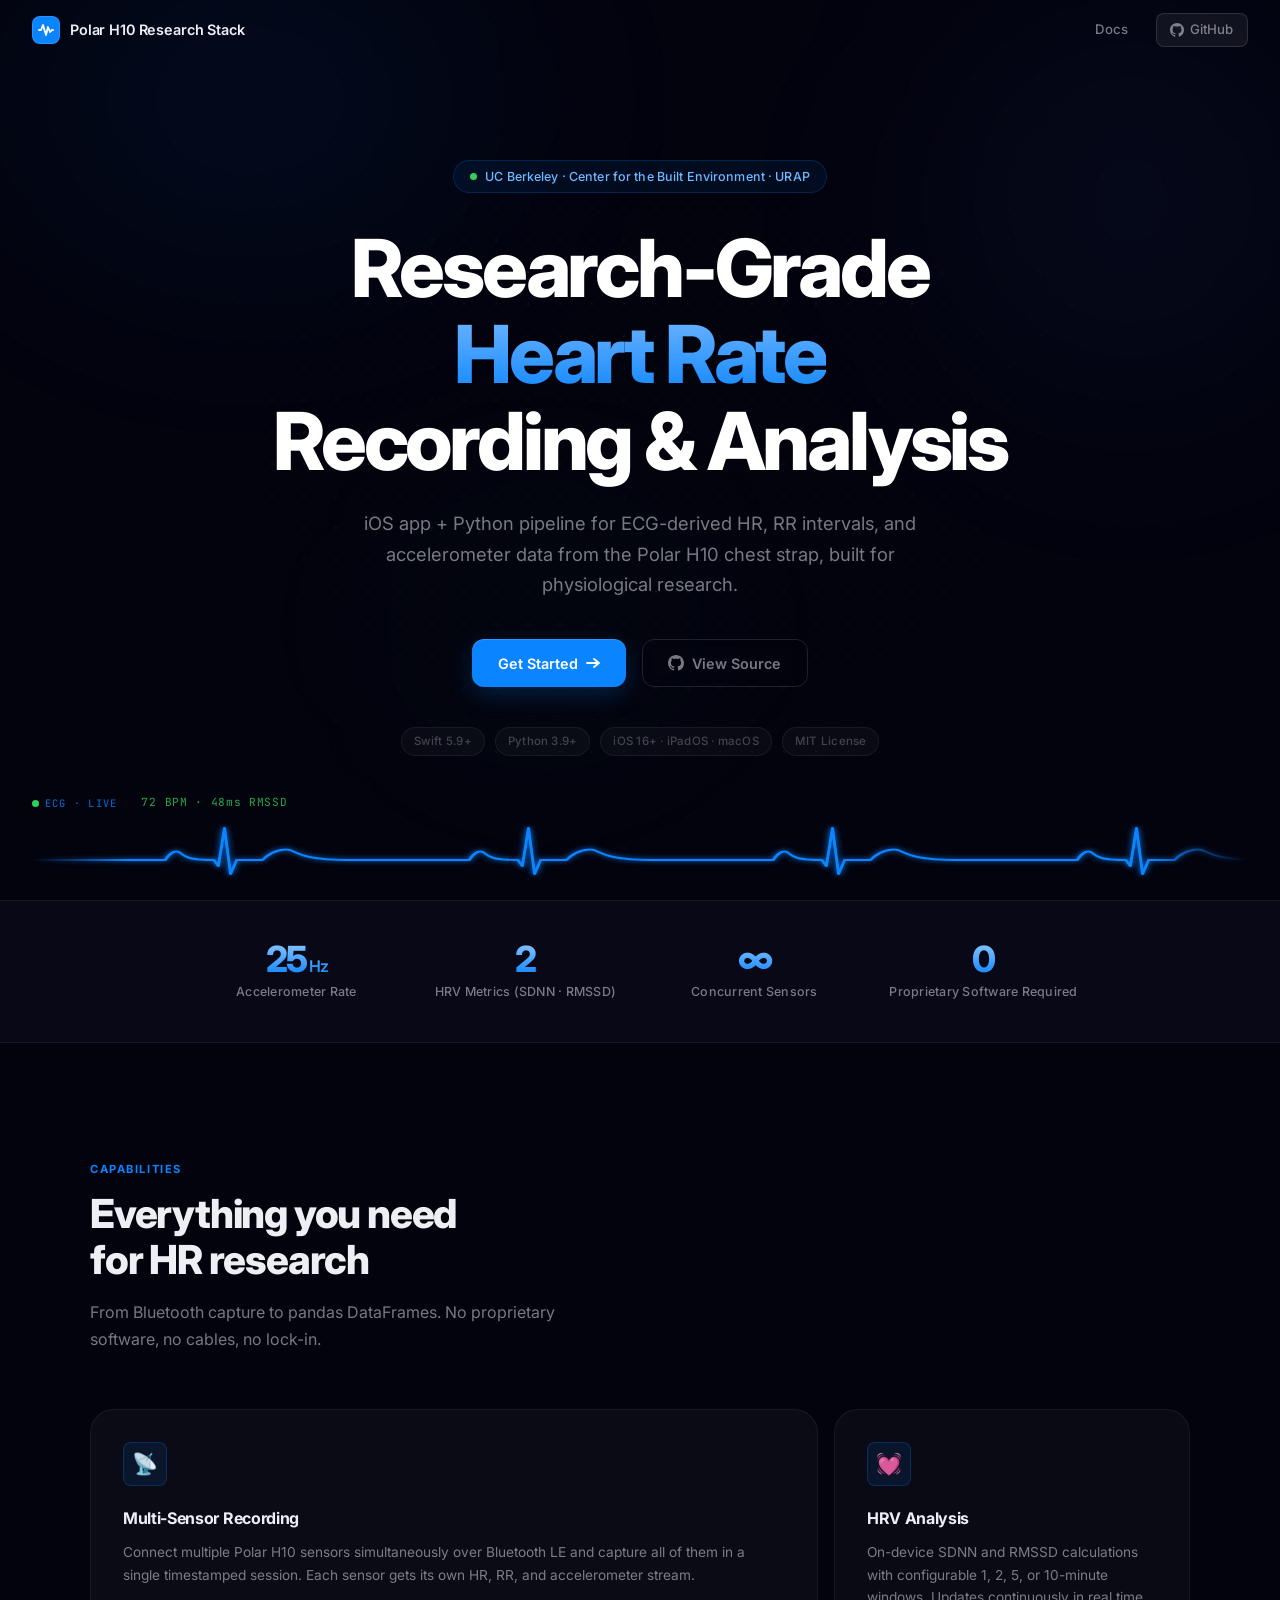
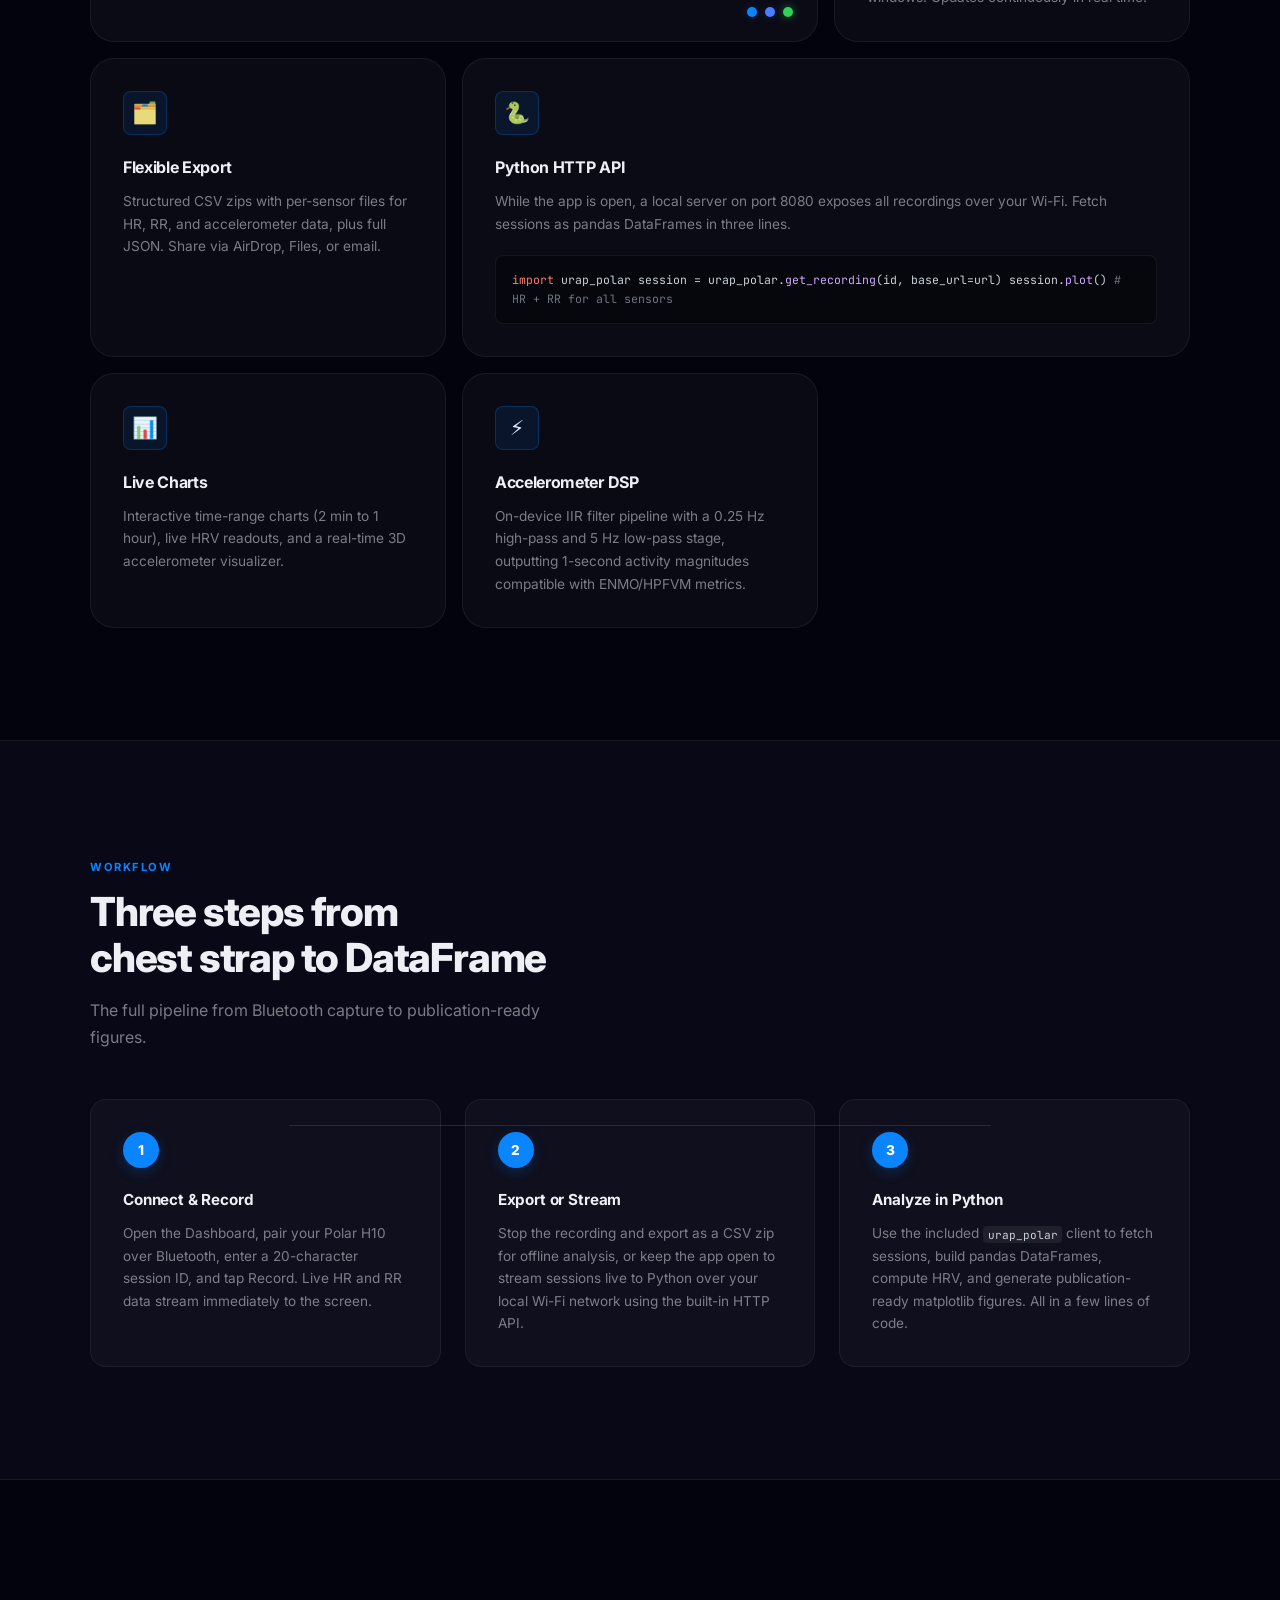
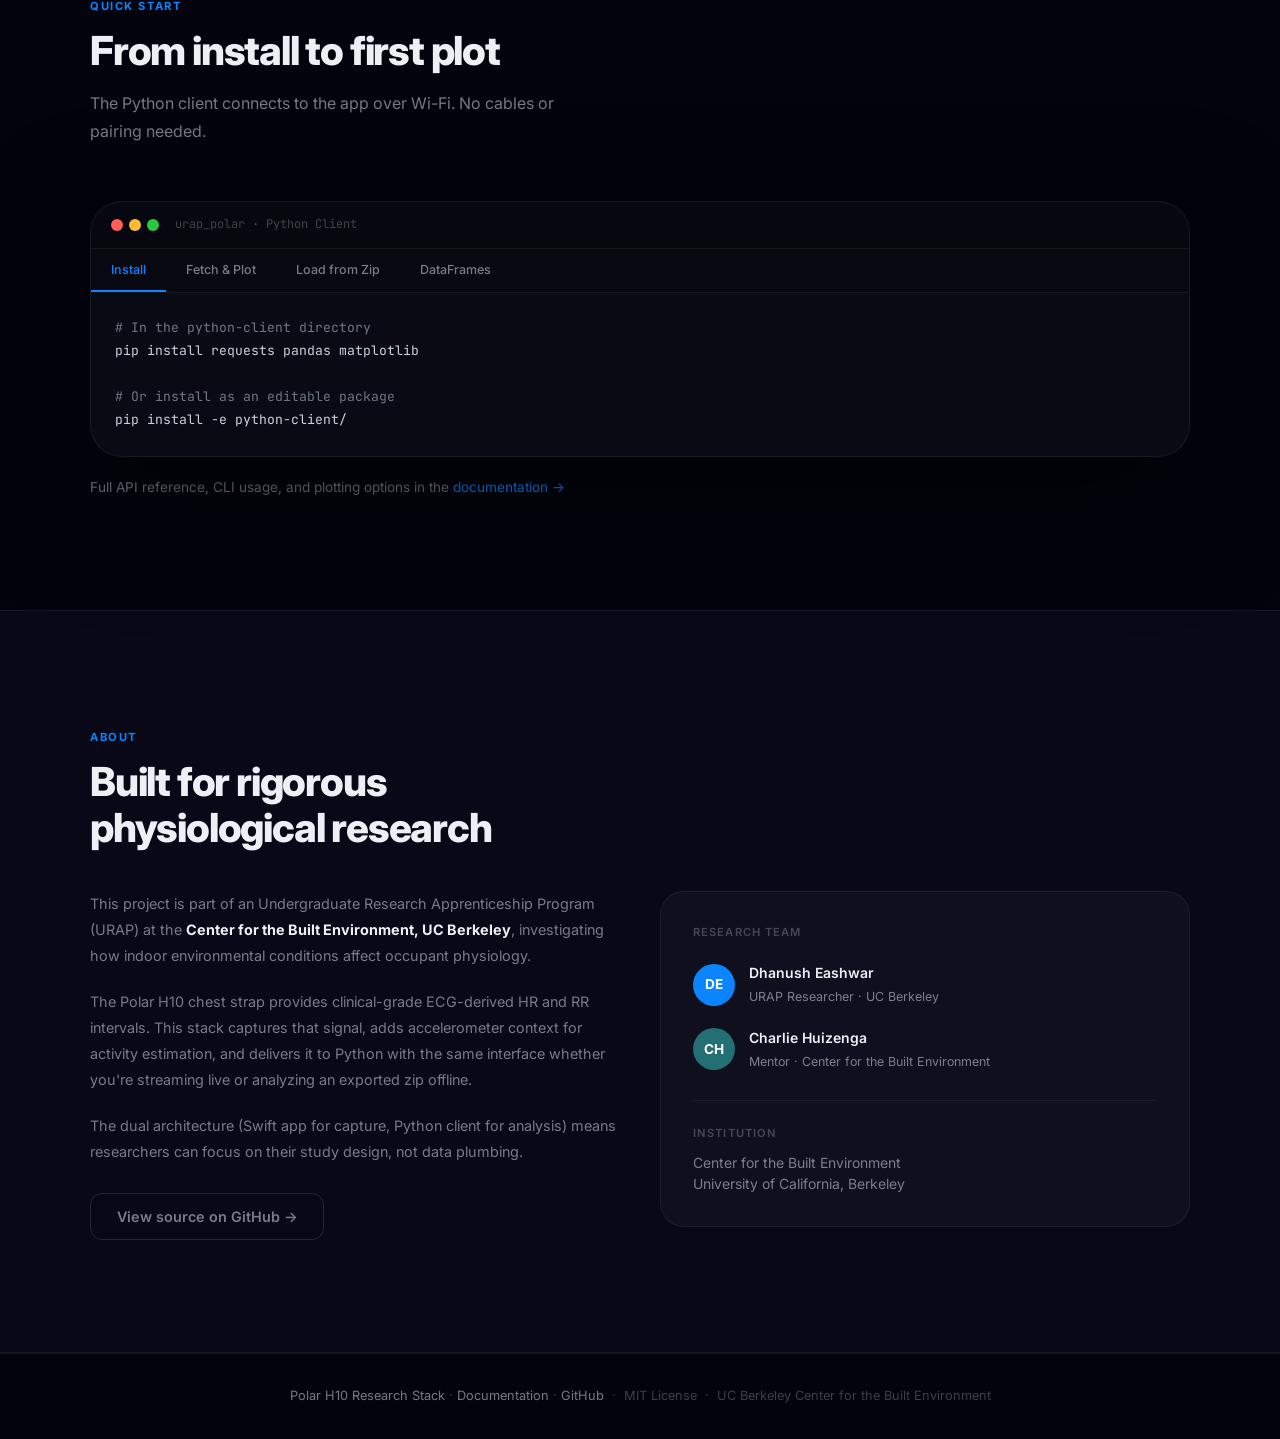
<file: docs/index.html>
<!DOCTYPE html>
<html lang="en">
<head>
  <meta charset="UTF-8"/>
  <meta name="viewport" content="width=device-width, initial-scale=1.0"/>
  <title>Polar H10 Research Stack | UC Berkeley CBE</title>
  <meta name="description" content="Research-grade heart rate and HRV recording with the Polar H10 chest strap. iOS app + Python API for physiological analysis."/>
  <link rel="stylesheet" href="style.css"/>
  <link rel="icon" href="data:image/svg+xml,<svg xmlns='http://www.w3.org/2000/svg' viewBox='0 0 32 32'><rect width='32' height='32' rx='8' fill='%230A84FF'/><polyline points='4,16 8,16 11,8 16,24 19,11 22,21 25,16 28,16' fill='none' stroke='white' stroke-width='2.5' stroke-linecap='round' stroke-linejoin='round'/></svg>"/>
</head>
<body>

<!-- ── Nav ── -->
<nav id="nav">
  <a href="index.html" class="nav-brand">
    <span class="nav-logo">
      <svg width="16" height="16" viewBox="0 0 16 16" fill="none">
        <polyline points="1,8 3,8 5,3 8,13 10,5 12,10 14,8 15,8" stroke="white" stroke-width="1.8" stroke-linecap="round" stroke-linejoin="round"/>
      </svg>
    </span>
    Polar H10 Research Stack
  </a>
  <div class="nav-links">
    <a href="documentation.html">Docs</a>
    <a href="https://github.com/dhanushe/Polar-H10-Research-Stack" target="_blank" rel="noopener" class="nav-gh">
      <svg width="14" height="14" viewBox="0 0 16 16" fill="currentColor">
        <path d="M8 0C3.58 0 0 3.58 0 8c0 3.54 2.29 6.53 5.47 7.59.4.07.55-.17.55-.38 0-.19-.01-.82-.01-1.49-2.01.37-2.53-.49-2.69-.94-.09-.23-.48-.94-.82-1.13-.28-.15-.68-.52-.01-.53.63-.01 1.08.58 1.23.82.72 1.21 1.87.87 2.33.66.07-.52.28-.87.51-1.07-1.78-.2-3.64-.89-3.64-3.95 0-.87.31-1.59.82-2.15-.08-.2-.36-1.02.08-2.12 0 0 .67-.21 2.2.82.64-.18 1.32-.27 2-.27.68 0 1.36.09 2 .27 1.53-1.04 2.2-.82 2.2-.82.44 1.1.16 1.92.08 2.12.51.56.82 1.27.82 2.15 0 3.07-1.87 3.75-3.65 3.95.29.25.54.73.54 1.48 0 1.07-.01 1.93-.01 2.2 0 .21.15.46.55.38A8.013 8.013 0 0016 8c0-4.42-3.58-8-8-8z"/>
      </svg>
      GitHub
    </a>
  </div>
</nav>

<!-- ══════════════ HERO ══════════════ -->
<section class="hero">

  <!-- Aurora background -->
  <div class="aurora">
    <div class="orb orb-1"></div>
    <div class="orb orb-2"></div>
    <div class="orb orb-3"></div>
  </div>
  <div class="hero-grid"></div>

  <!-- Main content -->
  <div class="hero-content">
    <div class="hero-pill">
      <span class="pulse-dot"></span>
      UC Berkeley · Center for the Built Environment · URAP
    </div>
    <h1>
      Research-Grade<br>
      <span class="grad-text">Heart Rate</span><br>
      Recording &amp; Analysis
    </h1>
    <p class="hero-sub">
      iOS app + Python pipeline for ECG-derived HR, RR intervals,
      and accelerometer data from the Polar H10 chest strap, built for physiological research.
    </p>
    <div class="hero-actions">
      <a href="documentation.html" class="btn btn-glow">
        Get Started
        <svg width="14" height="14" viewBox="0 0 14 14" fill="none"><path d="M1 7h12M8 3l5 4-5 4" stroke="currentColor" stroke-width="1.8" stroke-linecap="round" stroke-linejoin="round"/></svg>
      </a>
      <a href="https://github.com/dhanushe/Polar-H10-Research-Stack" target="_blank" rel="noopener" class="btn btn-outline">
        <svg width="16" height="16" viewBox="0 0 16 16" fill="currentColor">
          <path d="M8 0C3.58 0 0 3.58 0 8c0 3.54 2.29 6.53 5.47 7.59.4.07.55-.17.55-.38 0-.19-.01-.82-.01-1.49-2.01.37-2.53-.49-2.69-.94-.09-.23-.48-.94-.82-1.13-.28-.15-.68-.52-.01-.53.63-.01 1.08.58 1.23.82.72 1.21 1.87.87 2.33.66.07-.52.28-.87.51-1.07-1.78-.2-3.64-.89-3.64-3.95 0-.87.31-1.59.82-2.15-.08-.2-.36-1.02.08-2.12 0 0 .67-.21 2.2.82.64-.18 1.32-.27 2-.27.68 0 1.36.09 2 .27 1.53-1.04 2.2-.82 2.2-.82.44 1.1.16 1.92.08 2.12.51.56.82 1.27.82 2.15 0 3.07-1.87 3.75-3.65 3.95.29.25.54.73.54 1.48 0 1.07-.01 1.93-.01 2.2 0 .21.15.46.55.38A8.013 8.013 0 0016 8c0-4.42-3.58-8-8-8z"/>
        </svg>
        View Source
      </a>
    </div>
    <div class="tech-badges">
      <span class="tech-badge">Swift 5.9+</span>
      <span class="tech-badge">Python 3.9+</span>
      <span class="tech-badge">iOS 16+ · iPadOS · macOS</span>
      <span class="tech-badge">MIT License</span>
    </div>
  </div>

  <!-- Live ECG strip at the bottom -->
  <div class="hero-ecg">
    <div class="ecg-meta">
      <span class="ecg-live">
        <span class="pulse-dot"></span>
        ECG · LIVE
      </span>
      <span class="ecg-bpm">72 BPM · 48ms RMSSD</span>
    </div>
    <div class="ecg-wrap">
      <svg viewBox="0 0 800 60" xmlns="http://www.w3.org/2000/svg" preserveAspectRatio="none">
        <defs>
          <filter id="ecg-glow" x="-10%" width="120%" y="-60%" height="220%">
            <feGaussianBlur stdDeviation="2.5" result="blur"/>
            <feMerge><feMergeNode in="blur"/><feMergeNode in="SourceGraphic"/></feMerge>
          </filter>
        </defs>
        <g filter="url(#ecg-glow)">
          <!-- 8 cycles of PQRST waveform, each 200 SVG units, baseline y=40, height=60 -->
          <path d="M0,40 H40 C43,33 47,29 50,33 C53,37 56,40 72,40 L75,46 L79,8 L83,54 L87,40 H104 C109,32 117,28 122,30 C127,33 132,40 160,40
          H200 H240 C243,33 247,29 250,33 C253,37 256,40 272,40 L275,46 L279,8 L283,54 L287,40 H304 C309,32 317,28 322,30 C327,33 332,40 360,40
          H400 H440 C443,33 447,29 450,33 C453,37 456,40 472,40 L475,46 L479,8 L483,54 L487,40 H504 C509,32 517,28 522,30 C527,33 532,40 560,40
          H600 H640 C643,33 647,29 650,33 C653,37 656,40 672,40 L675,46 L679,8 L683,54 L687,40 H704 C709,32 717,28 722,30 C727,33 732,40 760,40
          H800 H840 C843,33 847,29 850,33 C853,37 856,40 872,40 L875,46 L879,8 L883,54 L887,40 H904 C909,32 917,28 922,30 C927,33 932,40 960,40
          H1000 H1040 C1043,33 1047,29 1050,33 C1053,37 1056,40 1072,40 L1075,46 L1079,8 L1083,54 L1087,40 H1104 C1109,32 1117,28 1122,30 C1127,33 1132,40 1160,40
          H1200 H1240 C1243,33 1247,29 1250,33 C1253,37 1256,40 1272,40 L1275,46 L1279,8 L1283,54 L1287,40 H1304 C1309,32 1317,28 1322,30 C1327,33 1332,40 1360,40
          H1400 H1440 C1443,33 1447,29 1450,33 C1453,37 1456,40 1472,40 L1475,46 L1479,8 L1483,54 L1487,40 H1504 C1509,32 1517,28 1522,30 C1527,33 1532,40 1560,40 H1600"
            fill="none" stroke="#0A84FF" stroke-width="2" stroke-linecap="round" stroke-linejoin="round"/>
          <animateTransform attributeName="transform" type="translate" from="0 0" to="-200 0" dur="2.8s" repeatCount="indefinite"/>
        </g>
      </svg>
    </div>
  </div>
</section>

<!-- ══════════════ STATS STRIP ══════════════ -->
<div class="stats-strip">
  <div class="stats-grid">
    <div class="stat-item reveal">
      <div class="stat-number">25<span class="stat-unit">Hz</span></div>
      <div class="stat-label">Accelerometer Rate</div>
    </div>
    <div class="stat-item reveal reveal-d1">
      <div class="stat-number">2</div>
      <div class="stat-label">HRV Metrics (SDNN · RMSSD)</div>
    </div>
    <div class="stat-item reveal reveal-d2">
      <div class="stat-number">∞</div>
      <div class="stat-label">Concurrent Sensors</div>
    </div>
    <div class="stat-item reveal reveal-d3">
      <div class="stat-number">0</div>
      <div class="stat-label">Proprietary Software Required</div>
    </div>
  </div>
</div>

<!-- ══════════════ FEATURES BENTO ══════════════ -->
<section class="section">
  <div class="container">
    <div class="reveal"><span class="eyebrow">Capabilities</span></div>
    <h2 class="section-title reveal reveal-d1">Everything you need<br>for HR research</h2>
    <p class="section-sub reveal reveal-d2">From Bluetooth capture to pandas DataFrames. No proprietary software, no cables, no lock-in.</p>

    <div class="bento">
      <!-- Wide card: Multi-Sensor -->
      <div class="bento-card bento-wide reveal">
        <div class="bento-icon">📡</div>
        <h3>Multi-Sensor Recording</h3>
        <p>Connect multiple Polar H10 sensors simultaneously over Bluetooth LE and capture all of them in a single timestamped session. Each sensor gets its own HR, RR, and accelerometer stream.</p>
        <div class="sensor-viz">
          <div class="sensor-dot-vi"></div>
          <div class="sensor-dot-vi"></div>
          <div class="sensor-dot-vi"></div>
        </div>
      </div>

      <!-- HRV card -->
      <div class="bento-card reveal reveal-d1">
        <div class="bento-icon">💓</div>
        <h3>HRV Analysis</h3>
        <p>On-device SDNN and RMSSD calculations with configurable 1, 2, 5, or 10-minute windows. Updates continuously in real time.</p>
      </div>

      <!-- Export card -->
      <div class="bento-card reveal reveal-d2">
        <div class="bento-icon">🗂️</div>
        <h3>Flexible Export</h3>
        <p>Structured CSV zips with per-sensor files for HR, RR, and accelerometer data, plus full JSON. Share via AirDrop, Files, or email.</p>
      </div>

      <!-- Wide card: Python API with mini code -->
      <div class="bento-card bento-wide bento-alt reveal reveal-d3">
        <div class="bento-icon">🐍</div>
        <h3>Python HTTP API</h3>
        <p>While the app is open, a local server on port 8080 exposes all recordings over your Wi-Fi. Fetch sessions as pandas DataFrames in three lines.</p>
        <div class="mini-code"><span class="k">import</span> urap_polar
session = urap_polar.<span class="f">get_recording</span>(id, base_url=url)
session.<span class="f">plot</span>()  <span class="cm"># HR + RR for all sensors</span></div>
      </div>

      <!-- Live Charts -->
      <div class="bento-card reveal reveal-d4">
        <div class="bento-icon">📊</div>
        <h3>Live Charts</h3>
        <p>Interactive time-range charts (2 min to 1 hour), live HRV readouts, and a real-time 3D accelerometer visualizer.</p>
      </div>

      <!-- Accelerometer DSP -->
      <div class="bento-card reveal reveal-d5">
        <div class="bento-icon">⚡</div>
        <h3>Accelerometer DSP</h3>
        <p>On-device IIR filter pipeline with a 0.25 Hz high-pass and 5 Hz low-pass stage, outputting 1-second activity magnitudes compatible with ENMO/HPFVM metrics.</p>
      </div>
    </div>
  </div>
</section>

<!-- ══════════════ HOW IT WORKS ══════════════ -->
<section class="section section-alt">
  <div class="container">
    <div class="reveal"><span class="eyebrow">Workflow</span></div>
    <h2 class="section-title reveal reveal-d1">Three steps from<br>chest strap to DataFrame</h2>
    <p class="section-sub reveal reveal-d2" style="margin-bottom:3rem">The full pipeline from Bluetooth capture to publication-ready figures.</p>
    <div class="workflow-grid">
      <div class="workflow-card reveal">
        <div class="step-num">1</div>
        <h3>Connect &amp; Record</h3>
        <p>Open the Dashboard, pair your Polar H10 over Bluetooth, enter a 20-character session ID, and tap Record. Live HR and RR data stream immediately to the screen.</p>
      </div>
      <div class="workflow-card reveal reveal-d1">
        <div class="step-num">2</div>
        <h3>Export or Stream</h3>
        <p>Stop the recording and export as a CSV zip for offline analysis, or keep the app open to stream sessions live to Python over your local Wi-Fi network using the built-in HTTP API.</p>
      </div>
      <div class="workflow-card reveal reveal-d2">
        <div class="step-num">3</div>
        <h3>Analyze in Python</h3>
        <p>Use the included <code>urap_polar</code> client to fetch sessions, build pandas DataFrames, compute HRV, and generate publication-ready matplotlib figures. All in a few lines of code.</p>
      </div>
    </div>
  </div>
</section>

<!-- ══════════════ CODE ══════════════ -->
<section class="section">
  <div class="container">
    <div class="reveal"><span class="eyebrow">Quick Start</span></div>
    <h2 class="section-title reveal reveal-d1">From install to first plot</h2>
    <p class="section-sub reveal reveal-d2">The Python client connects to the app over Wi-Fi. No cables or pairing needed.</p>

    <div class="code-demo reveal reveal-d2">
      <div class="code-header">
        <div class="traffic-lights">
          <div class="tl tl-r"></div>
          <div class="tl tl-y"></div>
          <div class="tl tl-g"></div>
        </div>
        <span class="code-filename">urap_polar · Python Client</span>
      </div>
      <div class="code-tabs-row">
        <div class="code-tab-btn active" onclick="switchTab('install',this)">Install</div>
        <div class="code-tab-btn" onclick="switchTab('fetch',this)">Fetch &amp; Plot</div>
        <div class="code-tab-btn" onclick="switchTab('zip',this)">Load from Zip</div>
        <div class="code-tab-btn" onclick="switchTab('df',this)">DataFrames</div>
      </div>
      <div id="pane-install" class="code-pane active">
        <pre><span class="cm"># In the python-client directory</span>
pip install requests pandas matplotlib

<span class="cm"># Or install as an editable package</span>
pip install -e python-client/</pre>
      </div>
      <div id="pane-fetch" class="code-pane">
        <pre><span class="k">import</span> urap_polar

<span class="cm"># Base URL from: iOS app → Settings → API for Python</span>
base_url = <span class="s">"http://10.45.216.117:8080"</span>

<span class="cm"># List all sessions on device</span>
recordings = urap_polar.<span class="f">list_recordings</span>(base_url=base_url)
<span class="k">for</span> r <span class="k">in</span> recordings:
    print(r.id, r.name, r.duration_seconds)

<span class="cm"># Fetch a full session and plot HR + RR for all sensors</span>
session = urap_polar.<span class="f">get_recording</span>(recordings[<span class="n">0</span>].id, base_url=base_url)
session.<span class="f">plot</span>(save_path=<span class="s">"recording.png"</span>)</pre>
      </div>
      <div id="pane-zip" class="code-pane">
        <pre><span class="k">import</span> urap_polar

<span class="cm"># Load an exported CSV zip without the app or network</span>
session = urap_polar.<span class="f">load_from_zip</span>(<span class="s">"recording_abc123_csv.zip"</span>)

print(session.name, session.id, session.duration_seconds)
<span class="k">for</span> s <span class="k">in</span> session.<span class="f">sensors</span>():
    print(s.sensor_name, s.heart_rate_avg, s.sdnn, s.rmssd)

session.<span class="f">plot</span>(save_path=<span class="s">"output.png"</span>)</pre>
      </div>
      <div id="pane-df" class="code-pane">
        <pre><span class="cm"># Export all sensor data to pandas DataFrames</span>
dfs = session.<span class="f">to_dataframes</span>()
<span class="cm"># → { sensor_id: { "heart_rate": df, "rr_intervals": df, "accelerometer": df } }</span>

sensor = session.<span class="f">sensors</span>()[<span class="n">0</span>]
hr_df  = sensor.<span class="f">heart_rate_dataframe</span>()   <span class="cm"># columns: timestamp, value, monotonicTimestamp</span>
rr_df  = sensor.<span class="f">rr_dataframe</span>()

<span class="cm"># HRV stats (per-sensor)</span>
print(sensor.sdnn, sensor.rmssd, sensor.hrv_window)</pre>
      </div>
    </div>

    <p style="margin-top:1.25rem; font-size:0.85rem; color:var(--text-muted);">
      Full API reference, CLI usage, and plotting options in the <a href="documentation.html">documentation →</a>
    </p>
  </div>
</section>

<!-- ══════════════ ABOUT ══════════════ -->
<section class="section section-alt">
  <div class="container">
    <div class="reveal"><span class="eyebrow">About</span></div>
    <h2 class="section-title reveal reveal-d1">Built for rigorous<br>physiological research</h2>
    <div class="about-layout" style="margin-top:2.5rem">
      <div class="about-text reveal reveal-d2">
        <p>
          This project is part of an Undergraduate Research Apprenticeship Program (URAP) at the
          <strong>Center for the Built Environment, UC Berkeley</strong>,
          investigating how indoor environmental conditions affect occupant physiology.
        </p>
        <p>
          The Polar H10 chest strap provides clinical-grade ECG-derived HR and RR intervals.
          This stack captures that signal, adds accelerometer context for activity estimation,
          and delivers it to Python with the same interface whether you're streaming live or
          analyzing an exported zip offline.
        </p>
        <p>
          The dual architecture (Swift app for capture, Python client for analysis) means
          researchers can focus on their study design, not data plumbing.
        </p>
        <a href="https://github.com/dhanushe/Polar-H10-Research-Stack" target="_blank" rel="noopener"
           class="btn btn-outline" style="display:inline-flex; margin-top:0.5rem;">
          View source on GitHub →
        </a>
      </div>
      <div class="reveal reveal-d3">
        <div class="team-card">
          <div class="team-label">Research Team</div>
          <div class="person">
            <div class="avatar avatar-a">DE</div>
            <div>
              <div class="person-name">Dhanush Eashwar</div>
              <div class="person-role">URAP Researcher · UC Berkeley</div>
            </div>
          </div>
          <div class="person">
            <div class="avatar avatar-b">CH</div>
            <div>
              <div class="person-name">Charlie Huizenga</div>
              <div class="person-role">Mentor · Center for the Built Environment</div>
            </div>
          </div>
          <div class="institution-row">
            <div class="inst-label">Institution</div>
            <div class="inst-name">Center for the Built Environment<br>University of California, Berkeley</div>
          </div>
        </div>
      </div>
    </div>
  </div>
</section>

<!-- ══════════════ FOOTER ══════════════ -->
<footer>
  <p>
    <a href="index.html">Polar H10 Research Stack</a> ·
    <a href="documentation.html">Documentation</a> ·
    <a href="https://github.com/dhanushe/Polar-H10-Research-Stack" target="_blank" rel="noopener">GitHub</a>
    &nbsp;·&nbsp; MIT License &nbsp;·&nbsp; UC Berkeley Center for the Built Environment
  </p>
</footer>

<!-- ══════════════ SCRIPTS ══════════════ -->
<script>
  // Sticky nav
  const nav = document.getElementById('nav');
  window.addEventListener('scroll', () => {
    nav.classList.toggle('scrolled', window.scrollY > 20);
  }, { passive: true });

  // Scroll reveal
  const ro = new IntersectionObserver(entries => {
    entries.forEach(e => {
      if (e.isIntersecting) { e.target.classList.add('visible'); ro.unobserve(e.target); }
    });
  }, { threshold: 0.1, rootMargin: '0px 0px -40px 0px' });
  document.querySelectorAll('.reveal').forEach(el => ro.observe(el));

  // Code tab switcher
  function switchTab(id, btn) {
    document.querySelectorAll('.code-pane').forEach(p => p.classList.remove('active'));
    document.querySelectorAll('.code-tab-btn').forEach(b => b.classList.remove('active'));
    document.getElementById('pane-' + id).classList.add('active');
    btn.classList.add('active');
  }

  // Bento card mouse tracking (spotlight effect via CSS variable)
  document.querySelectorAll('.bento-card').forEach(card => {
    card.addEventListener('mousemove', e => {
      const r = card.getBoundingClientRect();
      card.style.setProperty('--mouse-x', ((e.clientX - r.left) / r.width * 100) + '%');
      card.style.setProperty('--mouse-y', ((e.clientY - r.top)  / r.height * 100) + '%');
    });
  });
</script>

</body>
</html>
</file>
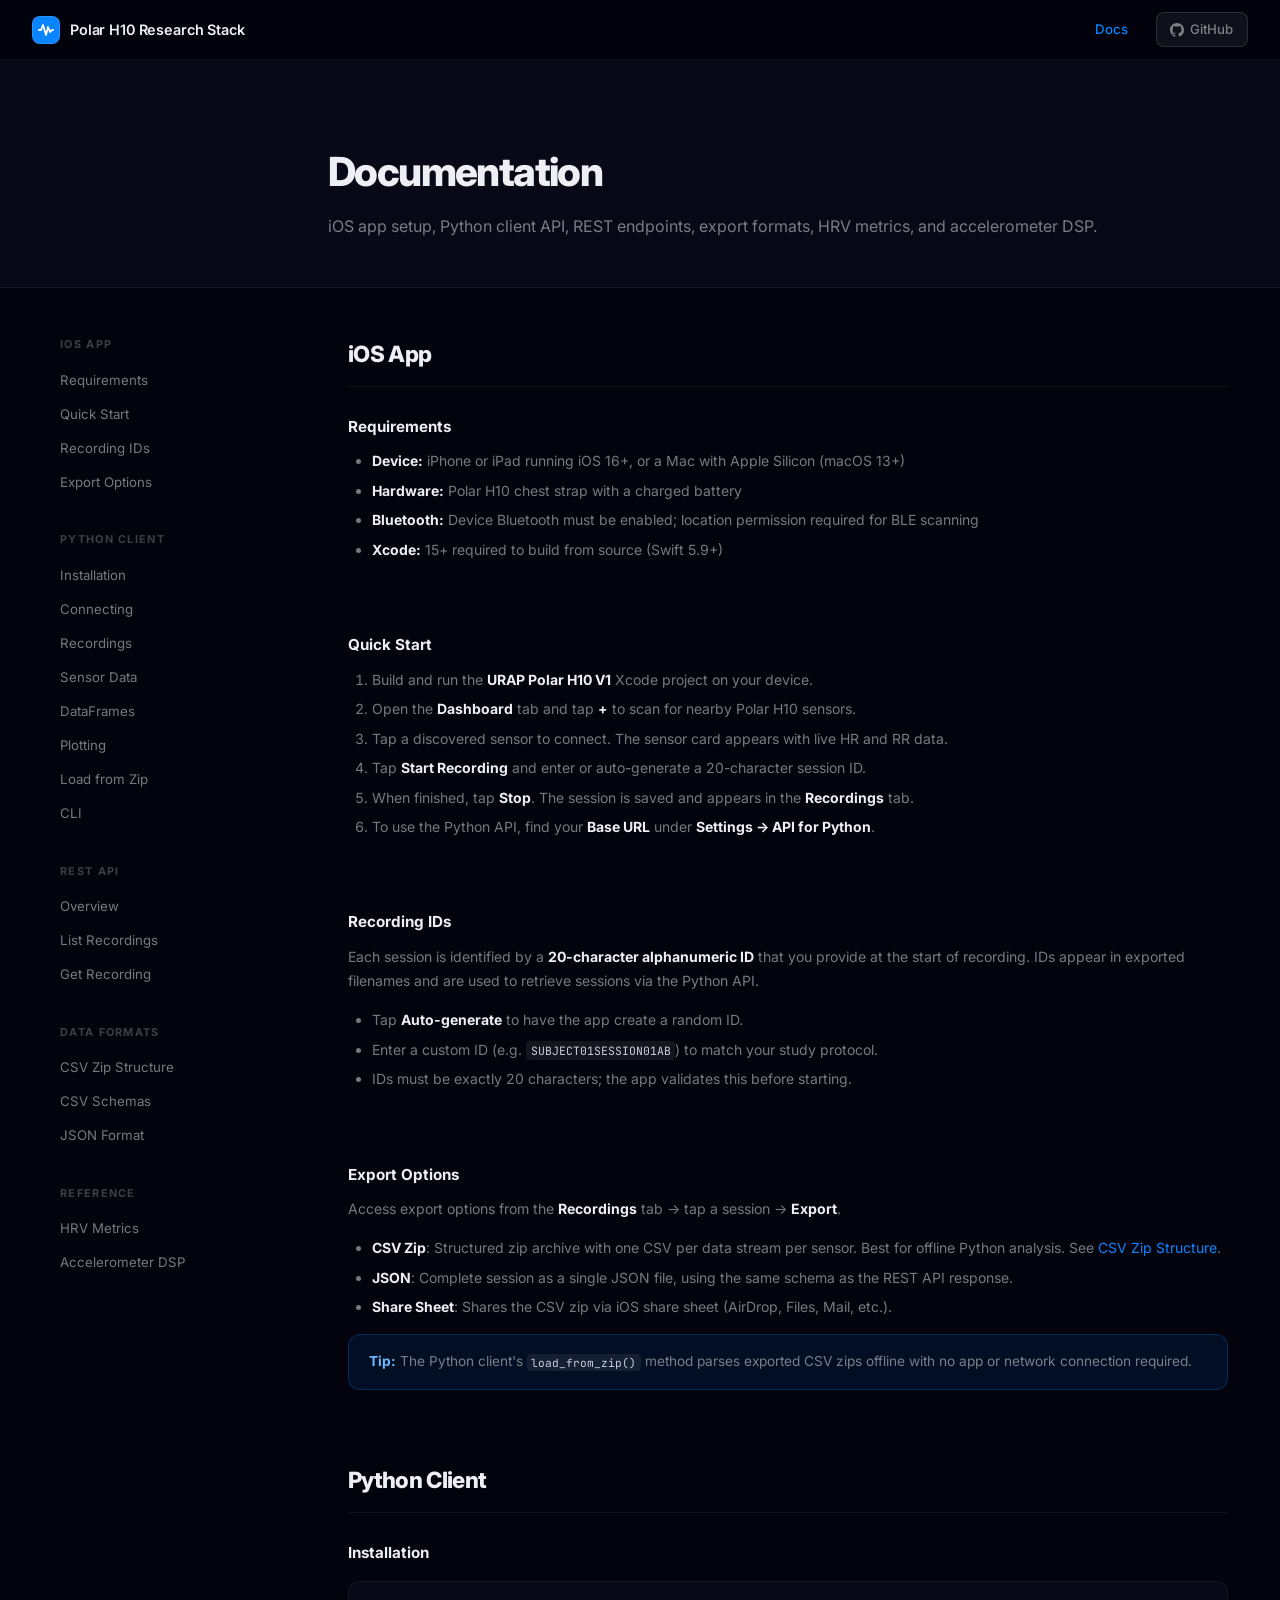
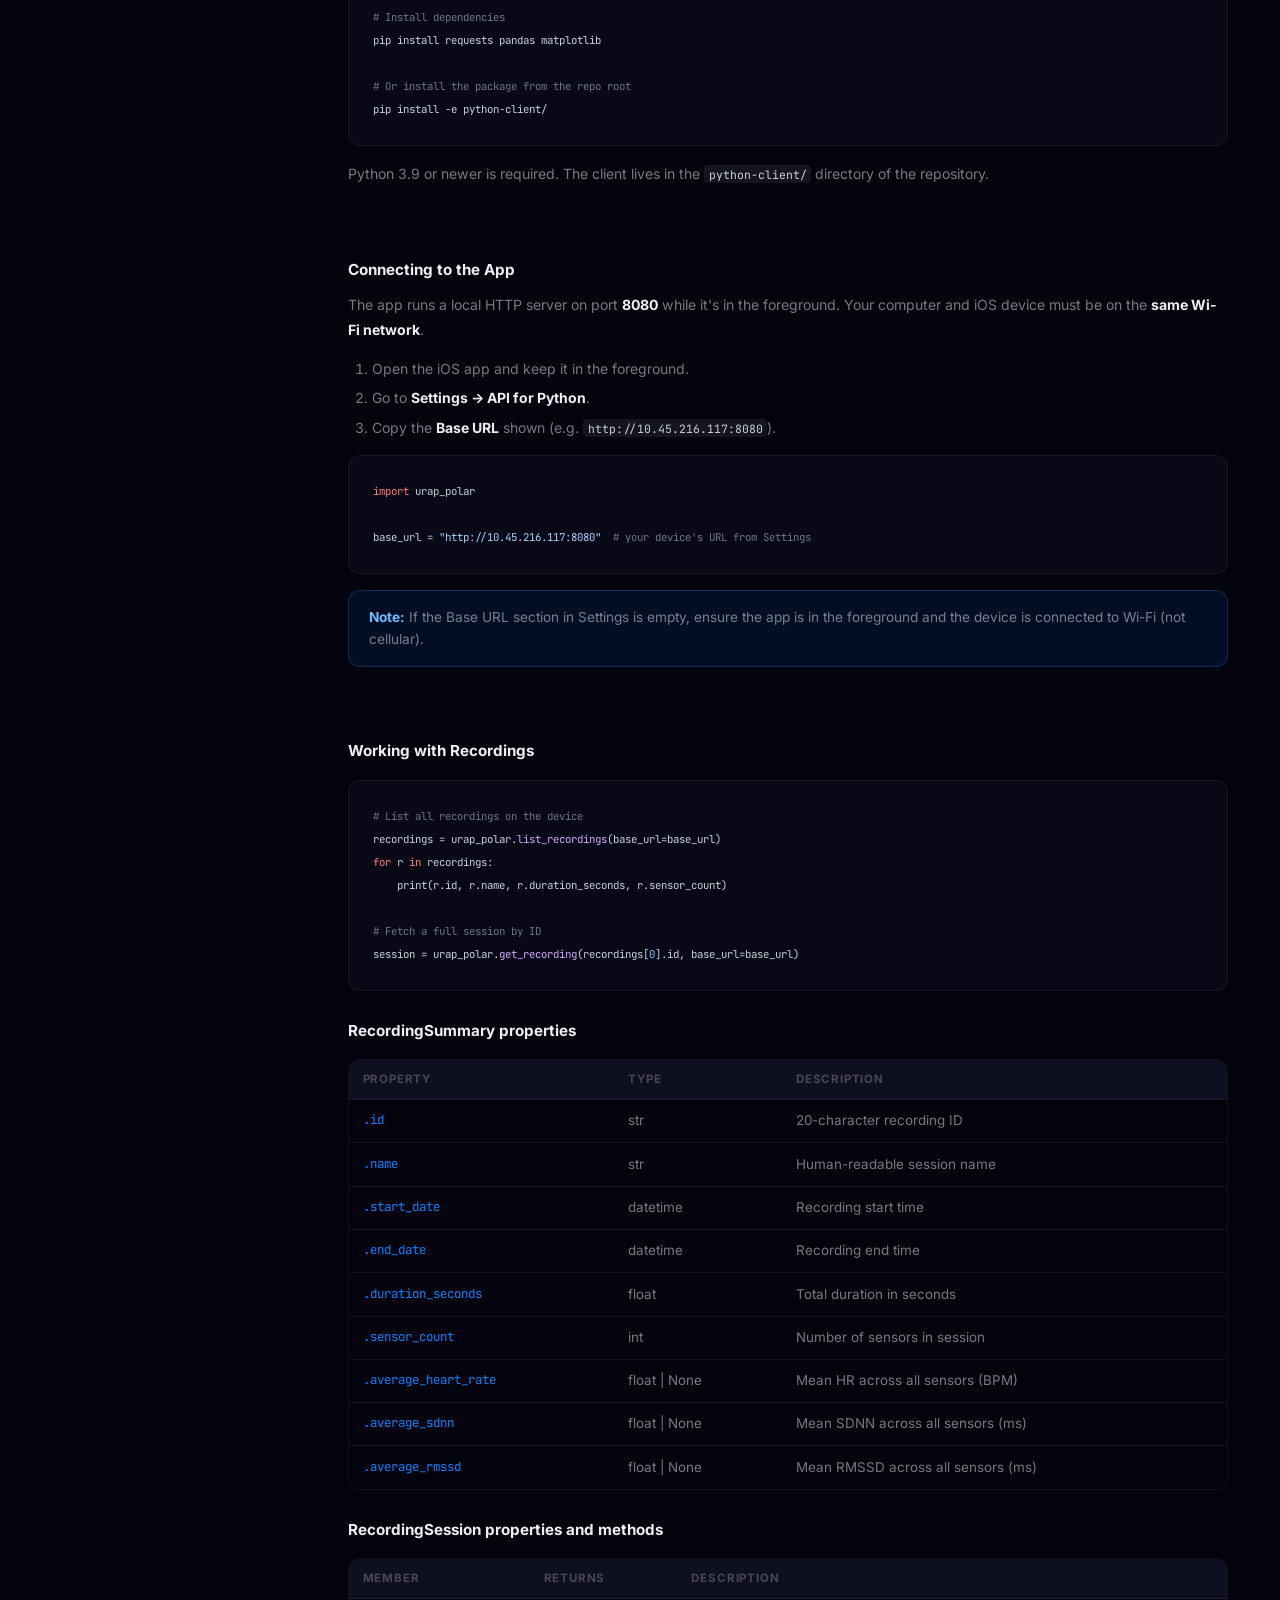
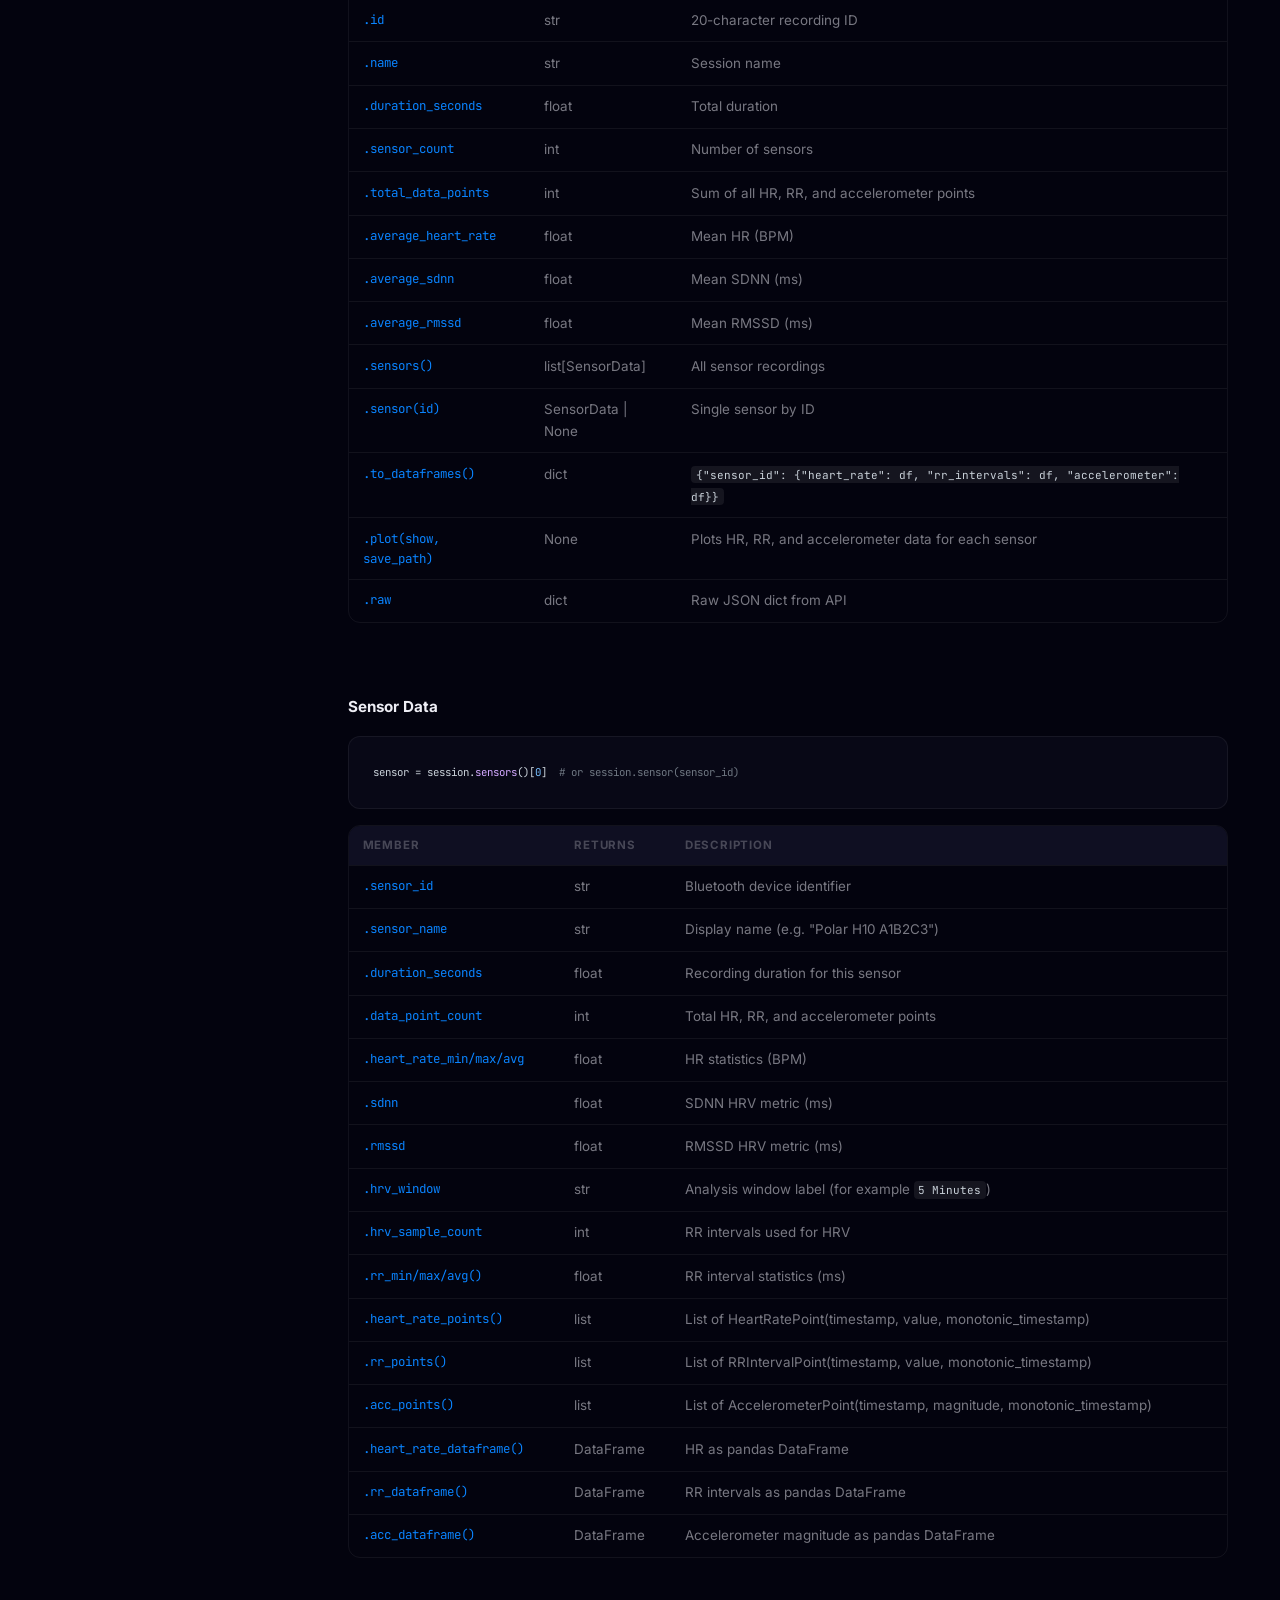
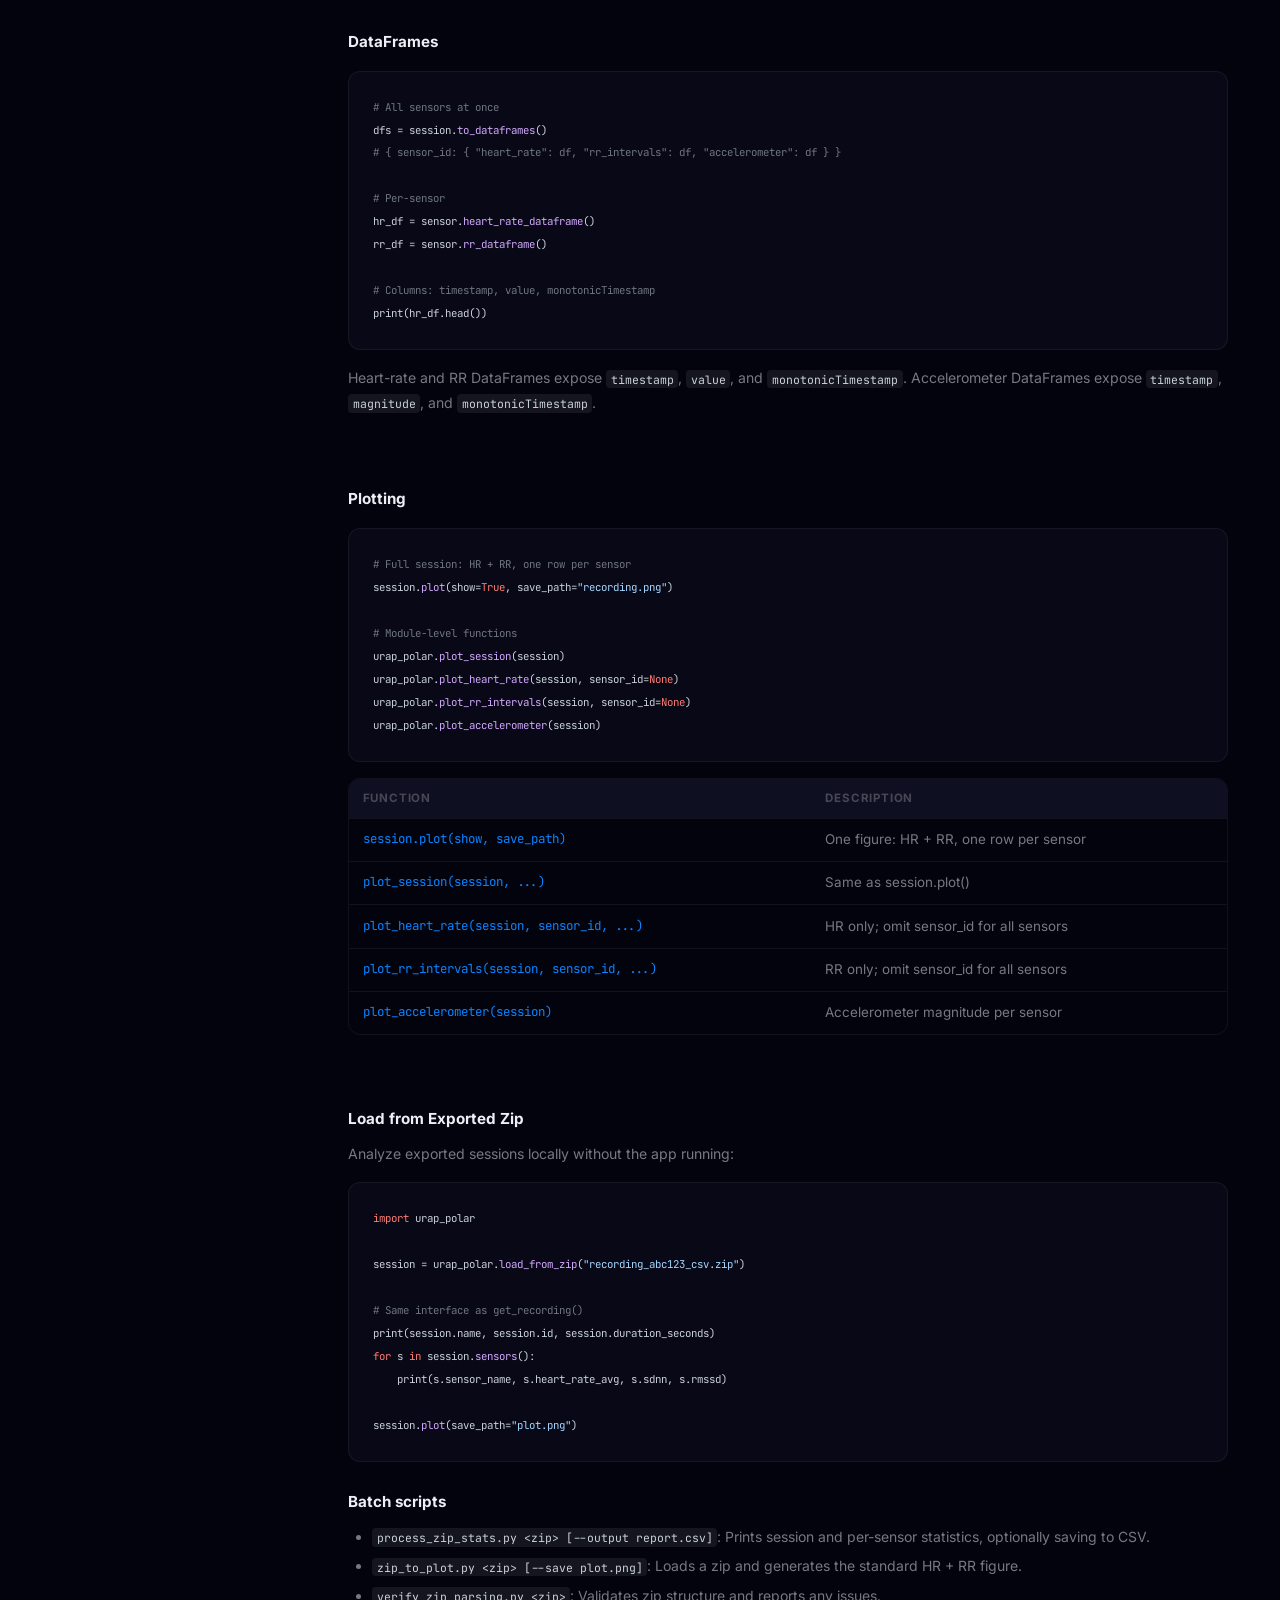
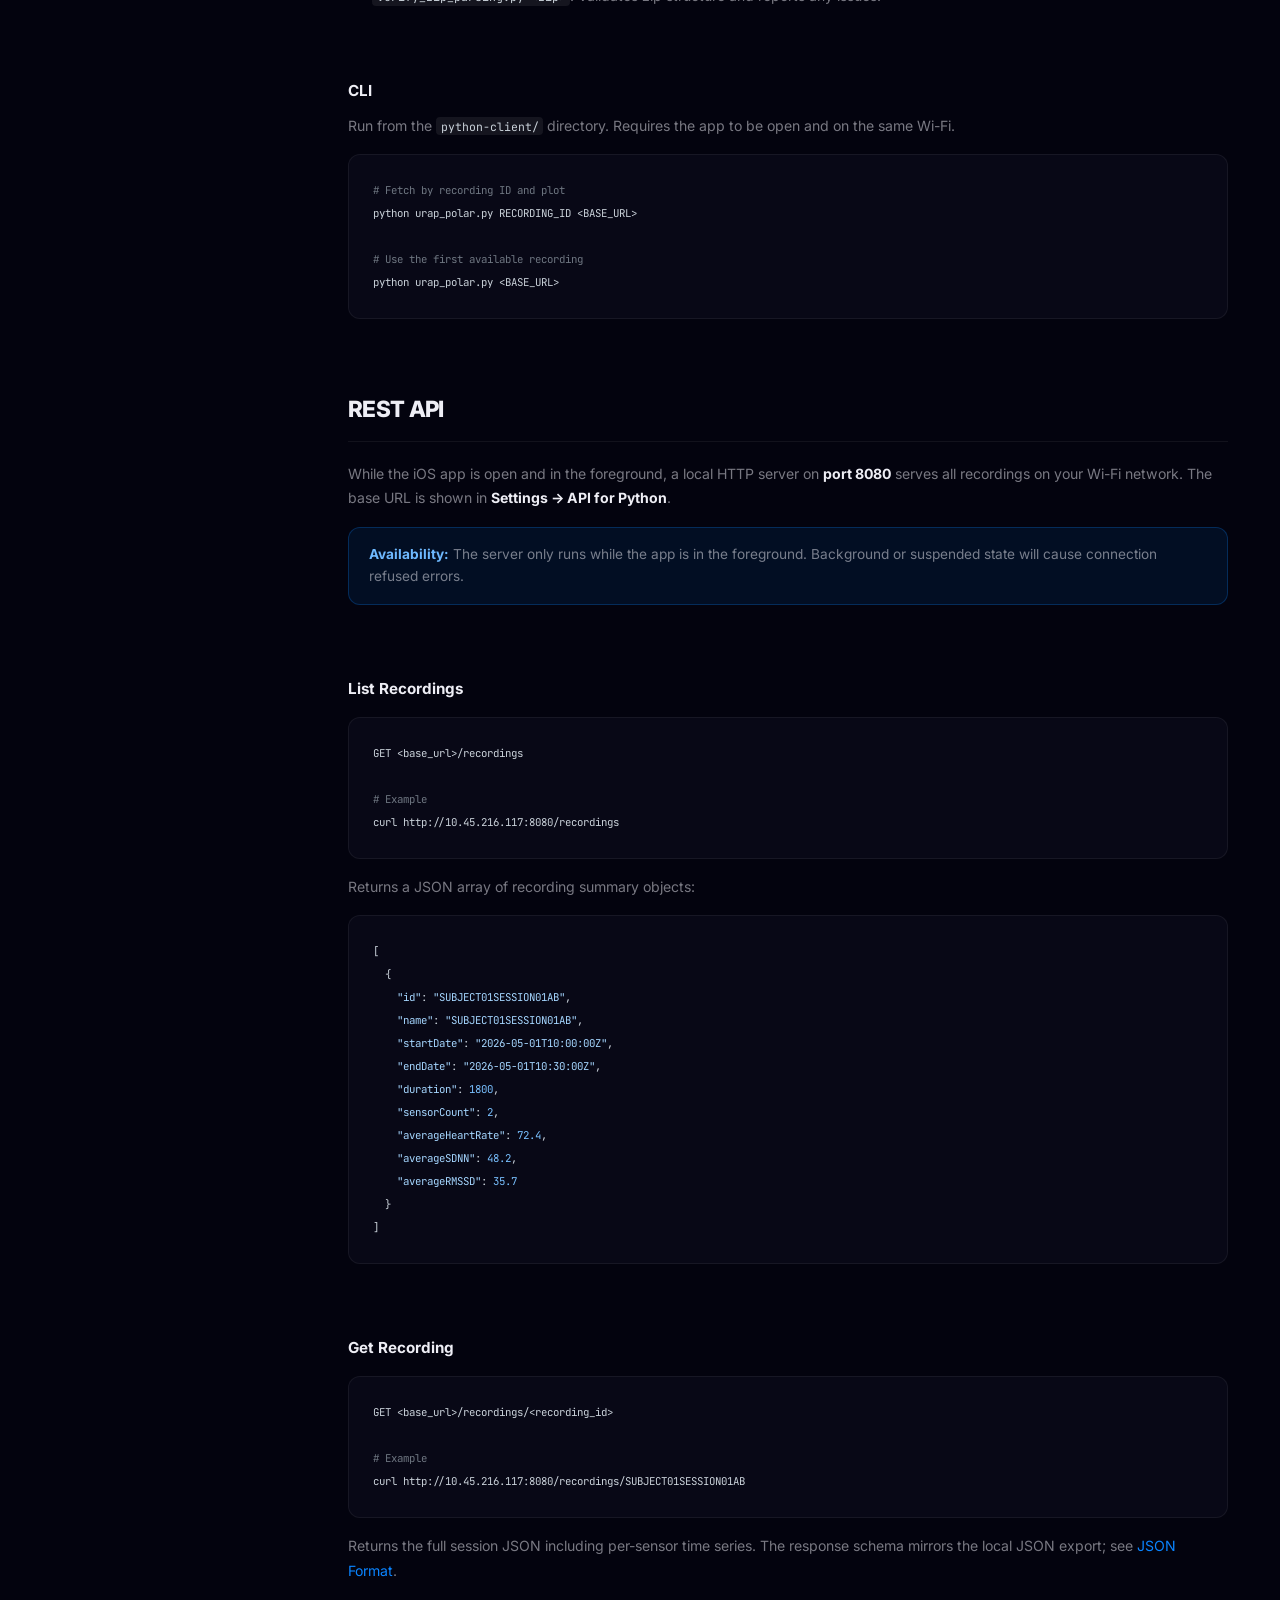
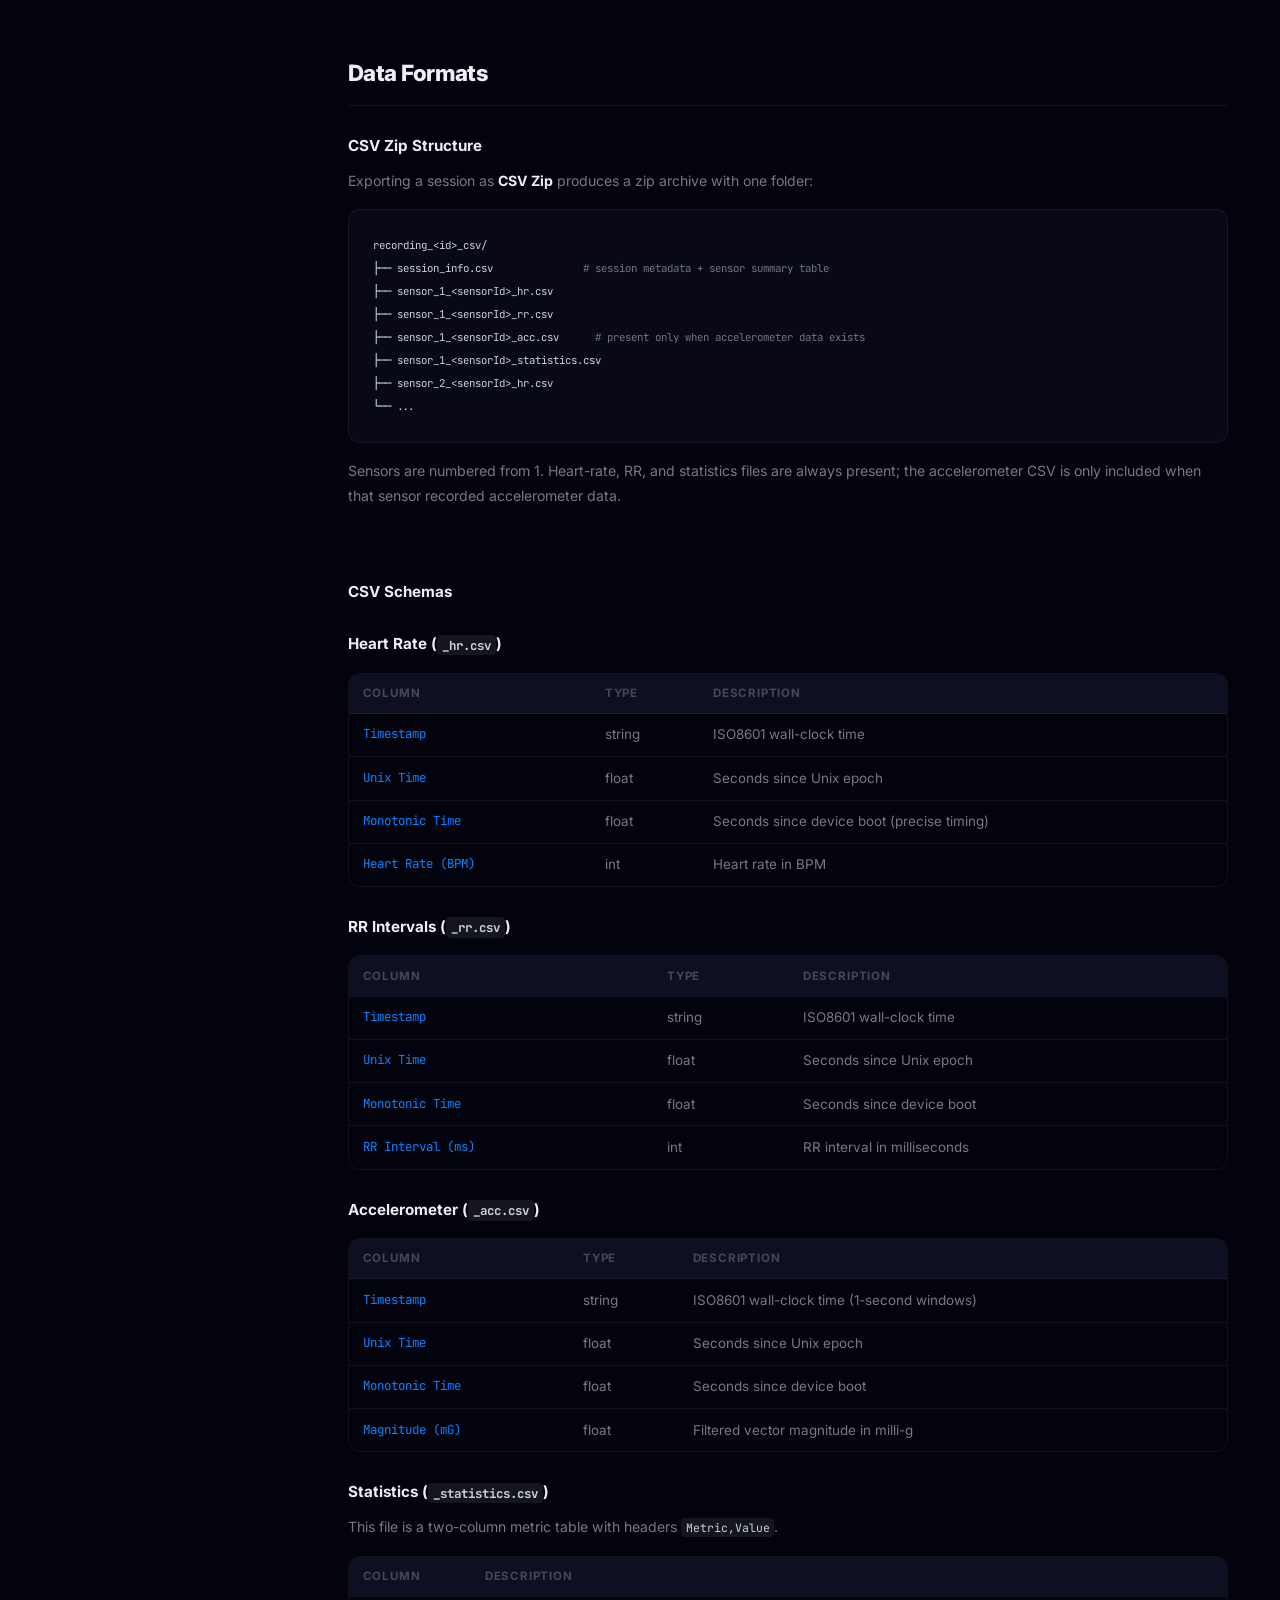
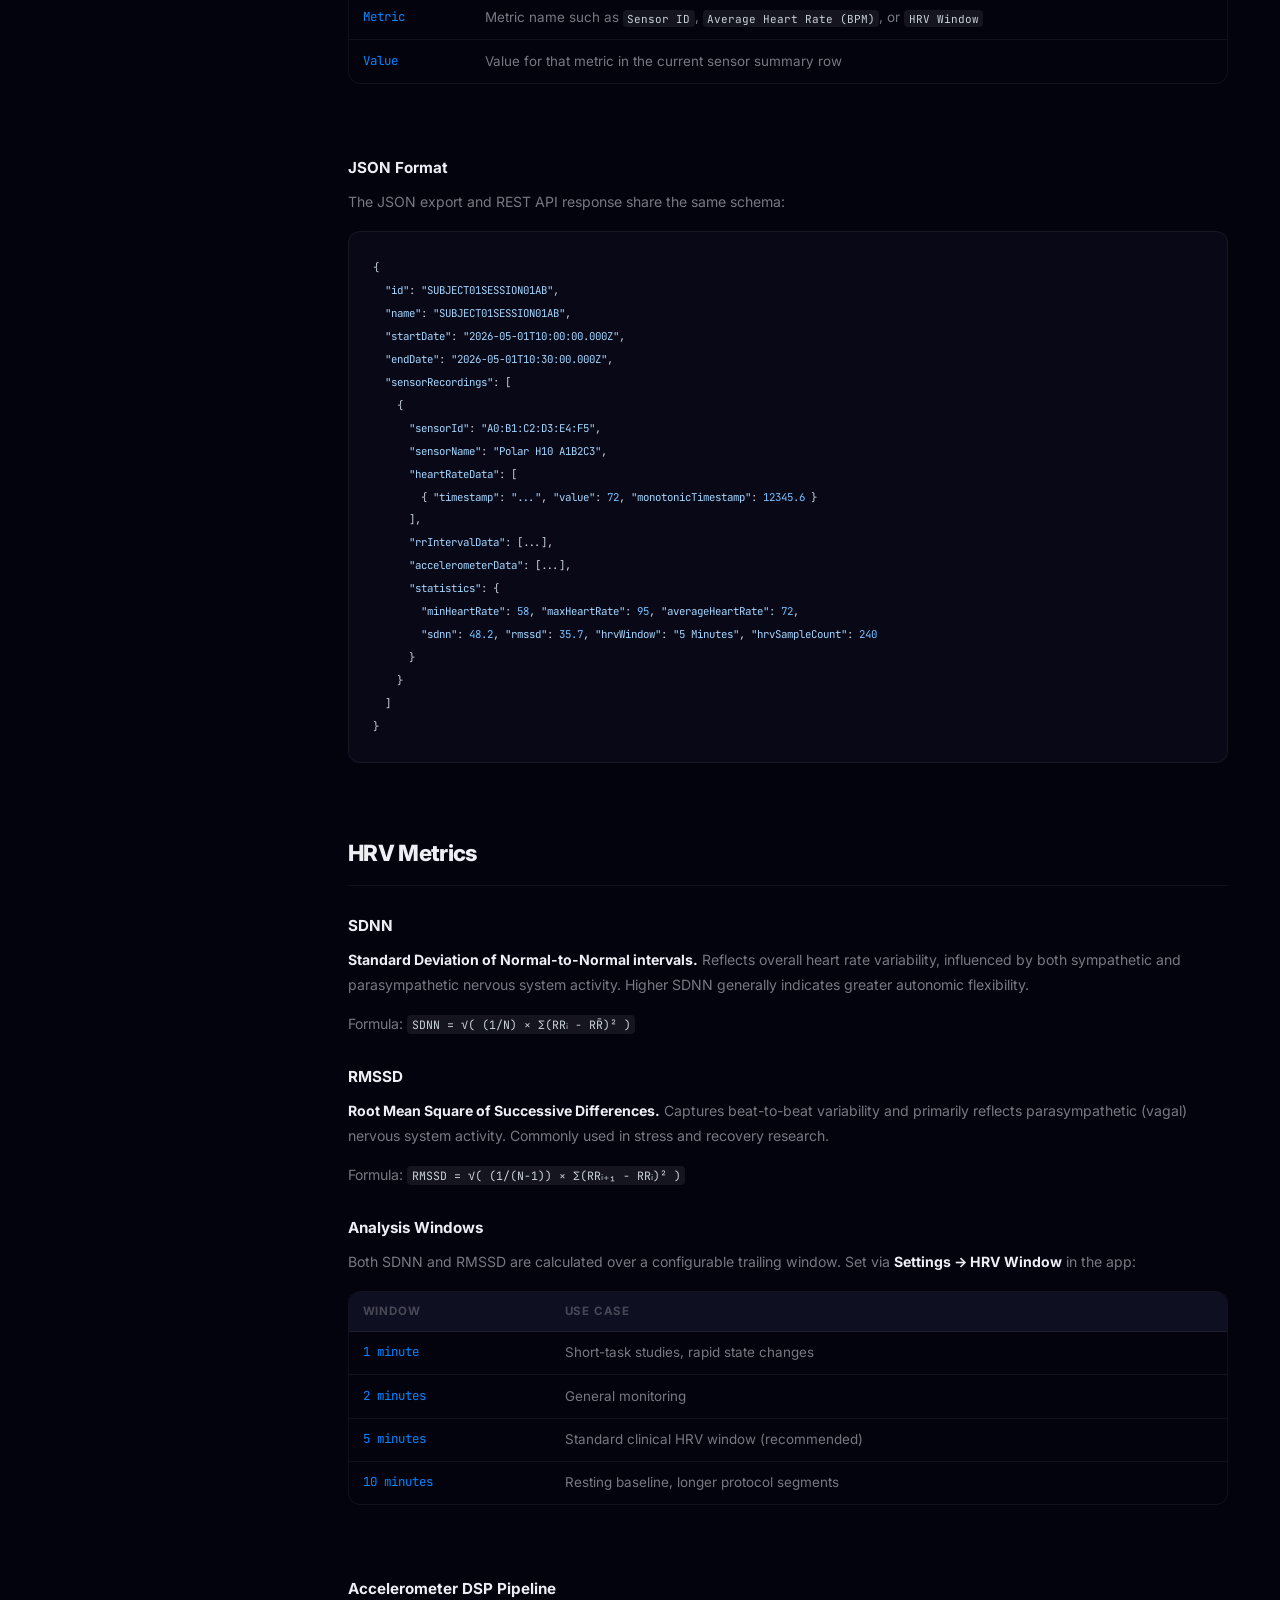
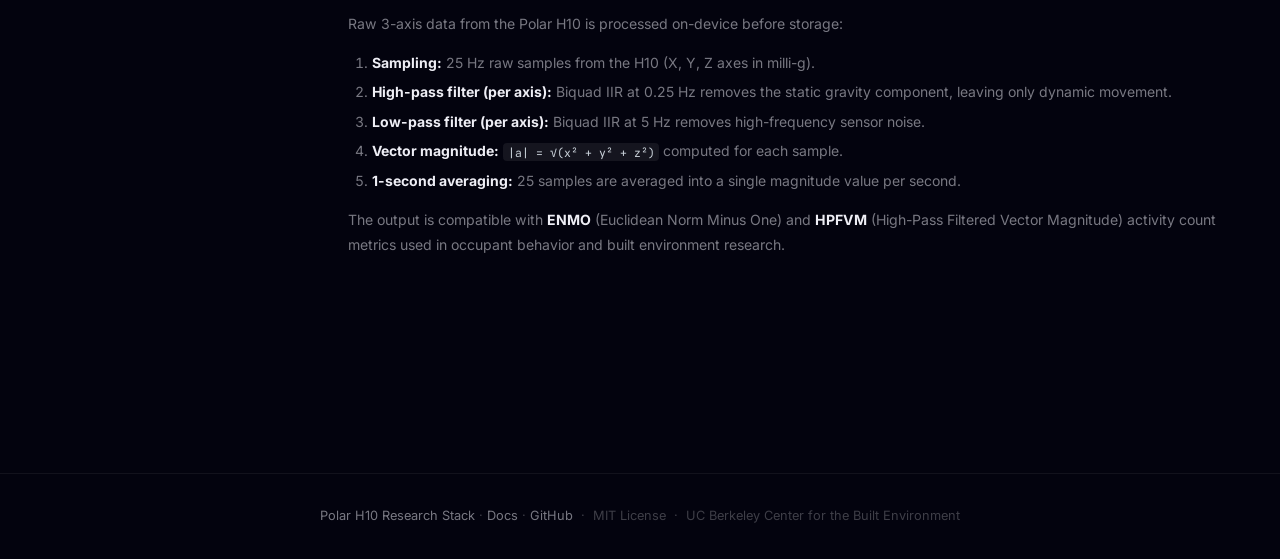
<file: docs/documentation.html>
<!DOCTYPE html>
<html lang="en">
<head>
  <meta charset="UTF-8"/>
  <meta name="viewport" content="width=device-width, initial-scale=1.0"/>
  <title>Documentation | Polar H10 Research Stack</title>
  <meta name="description" content="Full documentation for the Polar H10 Research Stack: iOS app setup, Python client API, REST endpoints, export formats, and HRV metrics."/>
  <link rel="stylesheet" href="style.css"/>
  <link rel="icon" href="data:image/svg+xml,<svg xmlns='http://www.w3.org/2000/svg' viewBox='0 0 32 32'><rect width='32' height='32' rx='8' fill='%230A84FF'/><polyline points='4,16 8,16 11,8 16,24 19,11 22,21 25,16 28,16' fill='none' stroke='white' stroke-width='2.5' stroke-linecap='round' stroke-linejoin='round'/></svg>"/>
  <style>
    /* Docs-page only overrides */
    .docs-hero {
      background: var(--bg2);
      border-bottom: 1px solid var(--border);
      padding: 5rem 2rem 3rem;
    }
    .docs-hero-inner { max-width: 1240px; margin: 0 auto; padding: 0 0 0 calc(240px + 3.5rem); }
    @media (max-width: 900px) { .docs-hero-inner { padding: 0; } }
    .docs-hero h1 { font-size: 2.5rem; font-weight: 800; letter-spacing: -0.04em; margin-bottom: 0.6rem; }
    .docs-hero p { font-size: 1rem; color: var(--text-muted); }

    /* Inline code */
    .doc-section code { font-size: 0.82em; }
  </style>
</head>
<body class="docs-page-body">

<!-- ── Nav ── -->
<nav id="nav" class="scrolled">
  <a href="index.html" class="nav-brand">
    <span class="nav-logo">
      <svg width="16" height="16" viewBox="0 0 16 16" fill="none">
        <polyline points="1,8 3,8 5,3 8,13 10,5 12,10 14,8 15,8" stroke="white" stroke-width="1.8" stroke-linecap="round" stroke-linejoin="round"/>
      </svg>
    </span>
    Polar H10 Research Stack
  </a>
  <div class="nav-links">
    <a href="documentation.html" style="color:var(--accent)">Docs</a>
    <a href="https://github.com/dhanushe/Polar-H10-Research-Stack" target="_blank" rel="noopener" class="nav-gh">
      <svg width="14" height="14" viewBox="0 0 16 16" fill="currentColor">
        <path d="M8 0C3.58 0 0 3.58 0 8c0 3.54 2.29 6.53 5.47 7.59.4.07.55-.17.55-.38 0-.19-.01-.82-.01-1.49-2.01.37-2.53-.49-2.69-.94-.09-.23-.48-.94-.82-1.13-.28-.15-.68-.52-.01-.53.63-.01 1.08.58 1.23.82.72 1.21 1.87.87 2.33.66.07-.52.28-.87.51-1.07-1.78-.2-3.64-.89-3.64-3.95 0-.87.31-1.59.82-2.15-.08-.2-.36-1.02.08-2.12 0 0 .67-.21 2.2.82.64-.18 1.32-.27 2-.27.68 0 1.36.09 2 .27 1.53-1.04 2.2-.82 2.2-.82.44 1.1.16 1.92.08 2.12.51.56.82 1.27.82 2.15 0 3.07-1.87 3.75-3.65 3.95.29.25.54.73.54 1.48 0 1.07-.01 1.93-.01 2.2 0 .21.15.46.55.38A8.013 8.013 0 0016 8c0-4.42-3.58-8-8-8z"/>
      </svg>
      GitHub
    </a>
  </div>
</nav>

<!-- Docs hero -->
<div class="docs-hero">
  <div class="docs-hero-inner">
    <h1>Documentation</h1>
    <p>iOS app setup, Python client API, REST endpoints, export formats, HRV metrics, and accelerometer DSP.</p>
  </div>
</div>

<!-- ── Docs Layout ── -->
<div class="docs-layout">

  <!-- Sidebar -->
  <aside class="docs-sidebar">
    <div class="sidebar-group">
      <div class="sidebar-group-title">iOS App</div>
      <a href="#ios-requirements" class="sidebar-link">Requirements</a>
      <a href="#ios-quickstart"   class="sidebar-link">Quick Start</a>
      <a href="#recording-id"     class="sidebar-link">Recording IDs</a>
      <a href="#ios-export"       class="sidebar-link">Export Options</a>
    </div>
    <div class="sidebar-group">
      <div class="sidebar-group-title">Python Client</div>
      <a href="#py-install"    class="sidebar-link">Installation</a>
      <a href="#py-connect"    class="sidebar-link">Connecting</a>
      <a href="#py-recordings" class="sidebar-link">Recordings</a>
      <a href="#py-sensors"    class="sidebar-link">Sensor Data</a>
      <a href="#py-dataframes" class="sidebar-link">DataFrames</a>
      <a href="#py-plotting"   class="sidebar-link">Plotting</a>
      <a href="#py-zip"        class="sidebar-link">Load from Zip</a>
      <a href="#py-cli"        class="sidebar-link">CLI</a>
    </div>
    <div class="sidebar-group">
      <div class="sidebar-group-title">REST API</div>
      <a href="#api-overview" class="sidebar-link">Overview</a>
      <a href="#api-list"     class="sidebar-link">List Recordings</a>
      <a href="#api-get"      class="sidebar-link">Get Recording</a>
    </div>
    <div class="sidebar-group">
      <div class="sidebar-group-title">Data Formats</div>
      <a href="#csv-zip"     class="sidebar-link">CSV Zip Structure</a>
      <a href="#csv-schemas" class="sidebar-link">CSV Schemas</a>
      <a href="#json-format" class="sidebar-link">JSON Format</a>
    </div>
    <div class="sidebar-group">
      <div class="sidebar-group-title">Reference</div>
      <a href="#hrv-metrics" class="sidebar-link">HRV Metrics</a>
      <a href="#acc-dsp"     class="sidebar-link">Accelerometer DSP</a>
    </div>
  </aside>

  <!-- Content -->
  <main class="docs-content">

    <!-- ══ iOS App ══ -->
    <div class="doc-section" id="ios-requirements">
      <h2>iOS App</h2>
      <h3>Requirements</h3>
      <ul>
        <li><strong>Device:</strong> iPhone or iPad running iOS 16+, or a Mac with Apple Silicon (macOS 13+)</li>
        <li><strong>Hardware:</strong> Polar H10 chest strap with a charged battery</li>
        <li><strong>Bluetooth:</strong> Device Bluetooth must be enabled; location permission required for BLE scanning</li>
        <li><strong>Xcode:</strong> 15+ required to build from source (Swift 5.9+)</li>
      </ul>
    </div>

    <div class="doc-section" id="ios-quickstart">
      <h3>Quick Start</h3>
      <ol>
        <li>Build and run the <strong>URAP Polar H10 V1</strong> Xcode project on your device.</li>
        <li>Open the <strong>Dashboard</strong> tab and tap <strong>+</strong> to scan for nearby Polar H10 sensors.</li>
        <li>Tap a discovered sensor to connect. The sensor card appears with live HR and RR data.</li>
        <li>Tap <strong>Start Recording</strong> and enter or auto-generate a 20-character session ID.</li>
        <li>When finished, tap <strong>Stop</strong>. The session is saved and appears in the <strong>Recordings</strong> tab.</li>
        <li>To use the Python API, find your <strong>Base URL</strong> under <strong>Settings → API for Python</strong>.</li>
      </ol>
    </div>

    <div class="doc-section" id="recording-id">
      <h3>Recording IDs</h3>
      <p>Each session is identified by a <strong>20-character alphanumeric ID</strong> that you provide at the start of recording. IDs appear in exported filenames and are used to retrieve sessions via the Python API.</p>
      <ul>
        <li>Tap <strong>Auto-generate</strong> to have the app create a random ID.</li>
        <li>Enter a custom ID (e.g. <code>SUBJECT01SESSION01AB</code>) to match your study protocol.</li>
        <li>IDs must be exactly 20 characters; the app validates this before starting.</li>
      </ul>
    </div>

    <div class="doc-section" id="ios-export">
      <h3>Export Options</h3>
      <p>Access export options from the <strong>Recordings</strong> tab → tap a session → <strong>Export</strong>.</p>
      <ul>
        <li><strong>CSV Zip</strong>: Structured zip archive with one CSV per data stream per sensor. Best for offline Python analysis. See <a href="#csv-zip">CSV Zip Structure</a>.</li>
        <li><strong>JSON</strong>: Complete session as a single JSON file, using the same schema as the REST API response.</li>
        <li><strong>Share Sheet</strong>: Shares the CSV zip via iOS share sheet (AirDrop, Files, Mail, etc.).</li>
      </ul>
      <div class="callout"><strong>Tip:</strong> The Python client's <code>load_from_zip()</code> method parses exported CSV zips offline with no app or network connection required.</div>
    </div>

    <!-- ══ Python Client ══ -->
    <div class="doc-section" id="py-install">
      <h2>Python Client</h2>
      <h3>Installation</h3>
<pre><code><span class="cm"># Install dependencies</span>
pip install requests pandas matplotlib

<span class="cm"># Or install the package from the repo root</span>
pip install -e python-client/</code></pre>
      <p>Python 3.9 or newer is required. The client lives in the <code>python-client/</code> directory of the repository.</p>
    </div>

    <div class="doc-section" id="py-connect">
      <h3>Connecting to the App</h3>
      <p>The app runs a local HTTP server on port <strong>8080</strong> while it's in the foreground. Your computer and iOS device must be on the <strong>same Wi-Fi network</strong>.</p>
      <ol>
        <li>Open the iOS app and keep it in the foreground.</li>
        <li>Go to <strong>Settings → API for Python</strong>.</li>
        <li>Copy the <strong>Base URL</strong> shown (e.g. <code>http://10.45.216.117:8080</code>).</li>
      </ol>
<pre><code><span class="k">import</span> urap_polar

base_url = <span class="s">"http://10.45.216.117:8080"</span>  <span class="cm"># your device's URL from Settings</span></code></pre>
      <div class="callout"><strong>Note:</strong> If the Base URL section in Settings is empty, ensure the app is in the foreground and the device is connected to Wi-Fi (not cellular).</div>
    </div>

    <div class="doc-section" id="py-recordings">
      <h3>Working with Recordings</h3>
<pre><code><span class="cm"># List all recordings on the device</span>
recordings = urap_polar.<span class="f">list_recordings</span>(base_url=base_url)
<span class="k">for</span> r <span class="k">in</span> recordings:
    print(r.id, r.name, r.duration_seconds, r.sensor_count)

<span class="cm"># Fetch a full session by ID</span>
session = urap_polar.<span class="f">get_recording</span>(recordings[<span class="n">0</span>].id, base_url=base_url)</code></pre>

      <h3>RecordingSummary properties</h3>
      <div class="api-table-wrap">
        <table class="api-table">
          <thead><tr><th>Property</th><th>Type</th><th>Description</th></tr></thead>
          <tbody>
            <tr><td>.id</td><td>str</td><td>20-character recording ID</td></tr>
            <tr><td>.name</td><td>str</td><td>Human-readable session name</td></tr>
            <tr><td>.start_date</td><td>datetime</td><td>Recording start time</td></tr>
            <tr><td>.end_date</td><td>datetime</td><td>Recording end time</td></tr>
            <tr><td>.duration_seconds</td><td>float</td><td>Total duration in seconds</td></tr>
            <tr><td>.sensor_count</td><td>int</td><td>Number of sensors in session</td></tr>
            <tr><td>.average_heart_rate</td><td>float | None</td><td>Mean HR across all sensors (BPM)</td></tr>
            <tr><td>.average_sdnn</td><td>float | None</td><td>Mean SDNN across all sensors (ms)</td></tr>
            <tr><td>.average_rmssd</td><td>float | None</td><td>Mean RMSSD across all sensors (ms)</td></tr>
          </tbody>
        </table>
      </div>

      <h3>RecordingSession properties and methods</h3>
      <div class="api-table-wrap">
        <table class="api-table">
          <thead><tr><th>Member</th><th>Returns</th><th>Description</th></tr></thead>
          <tbody>
            <tr><td>.id</td><td>str</td><td>20-character recording ID</td></tr>
            <tr><td>.name</td><td>str</td><td>Session name</td></tr>
            <tr><td>.duration_seconds</td><td>float</td><td>Total duration</td></tr>
            <tr><td>.sensor_count</td><td>int</td><td>Number of sensors</td></tr>
            <tr><td>.total_data_points</td><td>int</td><td>Sum of all HR, RR, and accelerometer points</td></tr>
            <tr><td>.average_heart_rate</td><td>float</td><td>Mean HR (BPM)</td></tr>
            <tr><td>.average_sdnn</td><td>float</td><td>Mean SDNN (ms)</td></tr>
            <tr><td>.average_rmssd</td><td>float</td><td>Mean RMSSD (ms)</td></tr>
            <tr><td>.sensors()</td><td>list[SensorData]</td><td>All sensor recordings</td></tr>
            <tr><td>.sensor(id)</td><td>SensorData | None</td><td>Single sensor by ID</td></tr>
            <tr><td>.to_dataframes()</td><td>dict</td><td><code>{"sensor_id": {"heart_rate": df, "rr_intervals": df, "accelerometer": df}}</code></td></tr>
            <tr><td>.plot(show, save_path)</td><td>None</td><td>Plots HR, RR, and accelerometer data for each sensor</td></tr>
            <tr><td>.raw</td><td>dict</td><td>Raw JSON dict from API</td></tr>
          </tbody>
        </table>
      </div>
    </div>

    <div class="doc-section" id="py-sensors">
      <h3>Sensor Data</h3>
<pre><code>sensor = session.<span class="f">sensors</span>()[<span class="n">0</span>]  <span class="cm"># or session.sensor(sensor_id)</span></code></pre>
      <div class="api-table-wrap">
        <table class="api-table">
          <thead><tr><th>Member</th><th>Returns</th><th>Description</th></tr></thead>
          <tbody>
            <tr><td>.sensor_id</td><td>str</td><td>Bluetooth device identifier</td></tr>
            <tr><td>.sensor_name</td><td>str</td><td>Display name (e.g. "Polar H10 A1B2C3")</td></tr>
            <tr><td>.duration_seconds</td><td>float</td><td>Recording duration for this sensor</td></tr>
            <tr><td>.data_point_count</td><td>int</td><td>Total HR, RR, and accelerometer points</td></tr>
            <tr><td>.heart_rate_min/max/avg</td><td>float</td><td>HR statistics (BPM)</td></tr>
            <tr><td>.sdnn</td><td>float</td><td>SDNN HRV metric (ms)</td></tr>
            <tr><td>.rmssd</td><td>float</td><td>RMSSD HRV metric (ms)</td></tr>
            <tr><td>.hrv_window</td><td>str</td><td>Analysis window label (for example <code>5 Minutes</code>)</td></tr>
            <tr><td>.hrv_sample_count</td><td>int</td><td>RR intervals used for HRV</td></tr>
            <tr><td>.rr_min/max/avg()</td><td>float</td><td>RR interval statistics (ms)</td></tr>
            <tr><td>.heart_rate_points()</td><td>list</td><td>List of HeartRatePoint(timestamp, value, monotonic_timestamp)</td></tr>
            <tr><td>.rr_points()</td><td>list</td><td>List of RRIntervalPoint(timestamp, value, monotonic_timestamp)</td></tr>
            <tr><td>.acc_points()</td><td>list</td><td>List of AccelerometerPoint(timestamp, magnitude, monotonic_timestamp)</td></tr>
            <tr><td>.heart_rate_dataframe()</td><td>DataFrame</td><td>HR as pandas DataFrame</td></tr>
            <tr><td>.rr_dataframe()</td><td>DataFrame</td><td>RR intervals as pandas DataFrame</td></tr>
            <tr><td>.acc_dataframe()</td><td>DataFrame</td><td>Accelerometer magnitude as pandas DataFrame</td></tr>
          </tbody>
        </table>
      </div>
    </div>

    <div class="doc-section" id="py-dataframes">
      <h3>DataFrames</h3>
<pre><code><span class="cm"># All sensors at once</span>
dfs = session.<span class="f">to_dataframes</span>()
<span class="cm"># { sensor_id: { "heart_rate": df, "rr_intervals": df, "accelerometer": df } }</span>

<span class="cm"># Per-sensor</span>
hr_df = sensor.<span class="f">heart_rate_dataframe</span>()
rr_df = sensor.<span class="f">rr_dataframe</span>()

<span class="cm"># Columns: timestamp, value, monotonicTimestamp</span>
print(hr_df.head())</code></pre>
      <p>Heart-rate and RR DataFrames expose <code>timestamp</code>, <code>value</code>, and <code>monotonicTimestamp</code>. Accelerometer DataFrames expose <code>timestamp</code>, <code>magnitude</code>, and <code>monotonicTimestamp</code>.</p>
    </div>

    <div class="doc-section" id="py-plotting">
      <h3>Plotting</h3>
<pre><code><span class="cm"># Full session: HR + RR, one row per sensor</span>
session.<span class="f">plot</span>(show=<span class="k">True</span>, save_path=<span class="s">"recording.png"</span>)

<span class="cm"># Module-level functions</span>
urap_polar.<span class="f">plot_session</span>(session)
urap_polar.<span class="f">plot_heart_rate</span>(session, sensor_id=<span class="k">None</span>)
urap_polar.<span class="f">plot_rr_intervals</span>(session, sensor_id=<span class="k">None</span>)
urap_polar.<span class="f">plot_accelerometer</span>(session)</code></pre>
      <div class="api-table-wrap">
        <table class="api-table">
          <thead><tr><th>Function</th><th>Description</th></tr></thead>
          <tbody>
            <tr><td>session.plot(show, save_path)</td><td>One figure: HR + RR, one row per sensor</td></tr>
            <tr><td>plot_session(session, ...)</td><td>Same as session.plot()</td></tr>
            <tr><td>plot_heart_rate(session, sensor_id, ...)</td><td>HR only; omit sensor_id for all sensors</td></tr>
            <tr><td>plot_rr_intervals(session, sensor_id, ...)</td><td>RR only; omit sensor_id for all sensors</td></tr>
            <tr><td>plot_accelerometer(session)</td><td>Accelerometer magnitude per sensor</td></tr>
          </tbody>
        </table>
      </div>
    </div>

    <div class="doc-section" id="py-zip">
      <h3>Load from Exported Zip</h3>
      <p>Analyze exported sessions locally without the app running:</p>
<pre><code><span class="k">import</span> urap_polar

session = urap_polar.<span class="f">load_from_zip</span>(<span class="s">"recording_abc123_csv.zip"</span>)

<span class="cm"># Same interface as get_recording()</span>
print(session.name, session.id, session.duration_seconds)
<span class="k">for</span> s <span class="k">in</span> session.<span class="f">sensors</span>():
    print(s.sensor_name, s.heart_rate_avg, s.sdnn, s.rmssd)

session.<span class="f">plot</span>(save_path=<span class="s">"plot.png"</span>)</code></pre>
      <h3>Batch scripts</h3>
      <ul>
        <li><code>process_zip_stats.py &lt;zip&gt; [--output report.csv]</code>: Prints session and per-sensor statistics, optionally saving to CSV.</li>
        <li><code>zip_to_plot.py &lt;zip&gt; [--save plot.png]</code>: Loads a zip and generates the standard HR + RR figure.</li>
        <li><code>verify_zip_parsing.py &lt;zip&gt;</code>: Validates zip structure and reports any issues.</li>
      </ul>
    </div>

    <div class="doc-section" id="py-cli">
      <h3>CLI</h3>
      <p>Run from the <code>python-client/</code> directory. Requires the app to be open and on the same Wi-Fi.</p>
<pre><code><span class="cm"># Fetch by recording ID and plot</span>
python urap_polar.py RECORDING_ID &lt;BASE_URL&gt;

<span class="cm"># Use the first available recording</span>
python urap_polar.py &lt;BASE_URL&gt;</code></pre>
    </div>

    <!-- ══ REST API ══ -->
    <div class="doc-section" id="api-overview">
      <h2>REST API</h2>
      <p>While the iOS app is open and in the foreground, a local HTTP server on <strong>port 8080</strong> serves all recordings on your Wi-Fi network. The base URL is shown in <strong>Settings → API for Python</strong>.</p>
      <div class="callout"><strong>Availability:</strong> The server only runs while the app is in the foreground. Background or suspended state will cause connection refused errors.</div>
    </div>

    <div class="doc-section" id="api-list">
      <h3>List Recordings</h3>
<pre><code>GET &lt;base_url&gt;/recordings

<span class="cm"># Example</span>
curl http://10.45.216.117:8080/recordings</code></pre>
      <p>Returns a JSON array of recording summary objects:</p>
<pre><code>[
  {
    <span class="s">"id"</span>: <span class="s">"SUBJECT01SESSION01AB"</span>,
    <span class="s">"name"</span>: <span class="s">"SUBJECT01SESSION01AB"</span>,
    <span class="s">"startDate"</span>: <span class="s">"2026-05-01T10:00:00Z"</span>,
    <span class="s">"endDate"</span>: <span class="s">"2026-05-01T10:30:00Z"</span>,
    <span class="s">"duration"</span>: <span class="n">1800</span>,
    <span class="s">"sensorCount"</span>: <span class="n">2</span>,
    <span class="s">"averageHeartRate"</span>: <span class="n">72.4</span>,
    <span class="s">"averageSDNN"</span>: <span class="n">48.2</span>,
    <span class="s">"averageRMSSD"</span>: <span class="n">35.7</span>
  }
]</code></pre>
    </div>

    <div class="doc-section" id="api-get">
      <h3>Get Recording</h3>
<pre><code>GET &lt;base_url&gt;/recordings/&lt;recording_id&gt;

<span class="cm"># Example</span>
curl http://10.45.216.117:8080/recordings/SUBJECT01SESSION01AB</code></pre>
      <p>Returns the full session JSON including per-sensor time series. The response schema mirrors the local JSON export; see <a href="#json-format">JSON Format</a>.</p>
    </div>

    <!-- ══ Data Formats ══ -->
    <div class="doc-section" id="csv-zip">
      <h2>Data Formats</h2>
      <h3>CSV Zip Structure</h3>
      <p>Exporting a session as <strong>CSV Zip</strong> produces a zip archive with one folder:</p>
<pre><code>recording_&lt;id&gt;_csv/
├── session_info.csv               <span class="cm"># session metadata + sensor summary table</span>
├── sensor_1_&lt;sensorId&gt;_hr.csv
├── sensor_1_&lt;sensorId&gt;_rr.csv
├── sensor_1_&lt;sensorId&gt;_acc.csv      <span class="cm"># present only when accelerometer data exists</span>
├── sensor_1_&lt;sensorId&gt;_statistics.csv
├── sensor_2_&lt;sensorId&gt;_hr.csv
└── ...</code></pre>
      <p>Sensors are numbered from 1. Heart-rate, RR, and statistics files are always present; the accelerometer CSV is only included when that sensor recorded accelerometer data.</p>
    </div>

    <div class="doc-section" id="csv-schemas">
      <h3>CSV Schemas</h3>

      <h3>Heart Rate (<code>_hr.csv</code>)</h3>
      <div class="api-table-wrap">
        <table class="api-table">
          <thead><tr><th>Column</th><th>Type</th><th>Description</th></tr></thead>
          <tbody>
            <tr><td>Timestamp</td><td>string</td><td>ISO8601 wall-clock time</td></tr>
            <tr><td>Unix Time</td><td>float</td><td>Seconds since Unix epoch</td></tr>
            <tr><td>Monotonic Time</td><td>float</td><td>Seconds since device boot (precise timing)</td></tr>
            <tr><td>Heart Rate (BPM)</td><td>int</td><td>Heart rate in BPM</td></tr>
          </tbody>
        </table>
      </div>

      <h3>RR Intervals (<code>_rr.csv</code>)</h3>
      <div class="api-table-wrap">
        <table class="api-table">
          <thead><tr><th>Column</th><th>Type</th><th>Description</th></tr></thead>
          <tbody>
            <tr><td>Timestamp</td><td>string</td><td>ISO8601 wall-clock time</td></tr>
            <tr><td>Unix Time</td><td>float</td><td>Seconds since Unix epoch</td></tr>
            <tr><td>Monotonic Time</td><td>float</td><td>Seconds since device boot</td></tr>
            <tr><td>RR Interval (ms)</td><td>int</td><td>RR interval in milliseconds</td></tr>
          </tbody>
        </table>
      </div>

      <h3>Accelerometer (<code>_acc.csv</code>)</h3>
      <div class="api-table-wrap">
        <table class="api-table">
          <thead><tr><th>Column</th><th>Type</th><th>Description</th></tr></thead>
          <tbody>
            <tr><td>Timestamp</td><td>string</td><td>ISO8601 wall-clock time (1-second windows)</td></tr>
            <tr><td>Unix Time</td><td>float</td><td>Seconds since Unix epoch</td></tr>
            <tr><td>Monotonic Time</td><td>float</td><td>Seconds since device boot</td></tr>
            <tr><td>Magnitude (mG)</td><td>float</td><td>Filtered vector magnitude in milli-g</td></tr>
          </tbody>
        </table>
      </div>

      <h3>Statistics (<code>_statistics.csv</code>)</h3>
      <p>This file is a two-column metric table with headers <code>Metric,Value</code>.</p>
      <div class="api-table-wrap">
        <table class="api-table">
          <thead><tr><th>Column</th><th>Description</th></tr></thead>
          <tbody>
            <tr><td>Metric</td><td>Metric name such as <code>Sensor ID</code>, <code>Average Heart Rate (BPM)</code>, or <code>HRV Window</code></td></tr>
            <tr><td>Value</td><td>Value for that metric in the current sensor summary row</td></tr>
          </tbody>
        </table>
      </div>
    </div>

    <div class="doc-section" id="json-format">
      <h3>JSON Format</h3>
      <p>The JSON export and REST API response share the same schema:</p>
<pre><code>{
  <span class="s">"id"</span>: <span class="s">"SUBJECT01SESSION01AB"</span>,
  <span class="s">"name"</span>: <span class="s">"SUBJECT01SESSION01AB"</span>,
  <span class="s">"startDate"</span>: <span class="s">"2026-05-01T10:00:00.000Z"</span>,
  <span class="s">"endDate"</span>: <span class="s">"2026-05-01T10:30:00.000Z"</span>,
  <span class="s">"sensorRecordings"</span>: [
    {
      <span class="s">"sensorId"</span>: <span class="s">"A0:B1:C2:D3:E4:F5"</span>,
      <span class="s">"sensorName"</span>: <span class="s">"Polar H10 A1B2C3"</span>,
      <span class="s">"heartRateData"</span>: [
        { <span class="s">"timestamp"</span>: <span class="s">"..."</span>, <span class="s">"value"</span>: <span class="n">72</span>, <span class="s">"monotonicTimestamp"</span>: <span class="n">12345.6</span> }
      ],
      <span class="s">"rrIntervalData"</span>: [...],
      <span class="s">"accelerometerData"</span>: [...],
      <span class="s">"statistics"</span>: {
        <span class="s">"minHeartRate"</span>: <span class="n">58</span>, <span class="s">"maxHeartRate"</span>: <span class="n">95</span>, <span class="s">"averageHeartRate"</span>: <span class="n">72</span>,
        <span class="s">"sdnn"</span>: <span class="n">48.2</span>, <span class="s">"rmssd"</span>: <span class="n">35.7</span>, <span class="s">"hrvWindow"</span>: <span class="s">"5 Minutes"</span>, <span class="s">"hrvSampleCount"</span>: <span class="n">240</span>
      }
    }
  ]
}</code></pre>
    </div>

    <!-- ══ Reference ══ -->
    <div class="doc-section" id="hrv-metrics">
      <h2>HRV Metrics</h2>

      <h3>SDNN</h3>
      <p><strong>Standard Deviation of Normal-to-Normal intervals.</strong> Reflects overall heart rate variability, influenced by both sympathetic and parasympathetic nervous system activity. Higher SDNN generally indicates greater autonomic flexibility.</p>
      <p>Formula: <code>SDNN = √( (1/N) × Σ(RRᵢ − RR̄)² )</code></p>

      <h3>RMSSD</h3>
      <p><strong>Root Mean Square of Successive Differences.</strong> Captures beat-to-beat variability and primarily reflects parasympathetic (vagal) nervous system activity. Commonly used in stress and recovery research.</p>
      <p>Formula: <code>RMSSD = √( (1/(N-1)) × Σ(RRᵢ₊₁ − RRᵢ)² )</code></p>

      <h3>Analysis Windows</h3>
      <p>Both SDNN and RMSSD are calculated over a configurable trailing window. Set via <strong>Settings → HRV Window</strong> in the app:</p>
      <div class="api-table-wrap">
        <table class="api-table">
          <thead><tr><th>Window</th><th>Use case</th></tr></thead>
          <tbody>
            <tr><td>1 minute</td><td>Short-task studies, rapid state changes</td></tr>
            <tr><td>2 minutes</td><td>General monitoring</td></tr>
            <tr><td>5 minutes</td><td>Standard clinical HRV window (recommended)</td></tr>
            <tr><td>10 minutes</td><td>Resting baseline, longer protocol segments</td></tr>
          </tbody>
        </table>
      </div>
    </div>

    <div class="doc-section" id="acc-dsp">
      <h3>Accelerometer DSP Pipeline</h3>
      <p>Raw 3-axis data from the Polar H10 is processed on-device before storage:</p>
      <ol>
        <li><strong>Sampling:</strong> 25 Hz raw samples from the H10 (X, Y, Z axes in milli-g).</li>
        <li><strong>High-pass filter (per axis):</strong> Biquad IIR at 0.25 Hz removes the static gravity component, leaving only dynamic movement.</li>
        <li><strong>Low-pass filter (per axis):</strong> Biquad IIR at 5 Hz removes high-frequency sensor noise.</li>
        <li><strong>Vector magnitude:</strong> <code>|a| = √(x² + y² + z²)</code> computed for each sample.</li>
        <li><strong>1-second averaging:</strong> 25 samples are averaged into a single magnitude value per second.</li>
      </ol>
      <p>The output is compatible with <strong>ENMO</strong> (Euclidean Norm Minus One) and <strong>HPFVM</strong> (High-Pass Filtered Vector Magnitude) activity count metrics used in occupant behavior and built environment research.</p>
    </div>

  </main>
</div>

<!-- ── Footer ── -->
<footer>
  <p>
    <a href="index.html">Polar H10 Research Stack</a> ·
    <a href="documentation.html">Docs</a> ·
    <a href="https://github.com/dhanushe/Polar-H10-Research-Stack" target="_blank" rel="noopener">GitHub</a>
    &nbsp;·&nbsp; MIT License &nbsp;·&nbsp; UC Berkeley Center for the Built Environment
  </p>
</footer>

<script>
  // Active sidebar link on scroll
  const sections = document.querySelectorAll('.doc-section[id]');
  const links = document.querySelectorAll('.sidebar-link');

  function syncSidebar() {
    let current = '';
    sections.forEach(s => { if (window.scrollY >= s.offsetTop - 110) current = s.id; });
    links.forEach(l => l.classList.toggle('active', l.getAttribute('href') === '#' + current));
  }
  window.addEventListener('scroll', syncSidebar, { passive: true });
  syncSidebar();
</script>

</body>
</html>
</file>
<file: docs/style.css>
@import url('https://fonts.googleapis.com/css2?family=Inter:ital,opsz,wght@0,14..32,300..800;1,14..32,300..800&family=JetBrains+Mono:wght@400;500&display=swap');

*, *::before, *::after { box-sizing: border-box; margin: 0; padding: 0; }

:root {
  --accent:        #0A84FF;
  --accent2:       #4A7DFF;
  --accent-dim:    rgba(10,132,255,0.09);
  --accent-glow:   rgba(10,132,255,0.24);
  --accent2-glow:  rgba(74,125,255,0.18);
  --bg:            #03030e;
  --bg2:           #080816;
  --bg3:           #0f0f22;
  --surface:       rgba(255,255,255,0.03);
  --surface2:      rgba(255,255,255,0.06);
  --border:        rgba(255,255,255,0.06);
  --border-hi:     rgba(255,255,255,0.12);
  --border-accent: rgba(10,132,255,0.25);
  --text:          #eeeef5;
  --text-muted:    rgba(238,238,245,0.5);
  --text-dim:      rgba(238,238,245,0.25);
  --success:       #30D158;
  --warning:       #FF9F0A;
  --r-sm:  8px;
  --r-md:  12px;
  --r-lg:  16px;
  --r-xl:  24px;
  --r-2xl: 32px;
}

/* ─────────────────── Base ─────────────────── */
html { scroll-behavior: smooth; }

body {
  font-family: 'Inter', system-ui, sans-serif;
  background: var(--bg);
  color: var(--text);
  line-height: 1.6;
  -webkit-font-smoothing: antialiased;
  overflow-x: hidden;
}

::selection { background: rgba(10,132,255,0.3); }

a { color: var(--accent); text-decoration: none; }
a:hover { text-decoration: none; }

/* ─────────────────── Scroll reveal ─────────────────── */
.reveal {
  opacity: 0;
  transform: translateY(28px);
  transition: opacity 0.7s cubic-bezier(.16,1,.3,1), transform 0.7s cubic-bezier(.16,1,.3,1);
}
.reveal.visible { opacity: 1; transform: translateY(0); }
.reveal-d1 { transition-delay: 0.08s; }
.reveal-d2 { transition-delay: 0.16s; }
.reveal-d3 { transition-delay: 0.24s; }
.reveal-d4 { transition-delay: 0.32s; }
.reveal-d5 { transition-delay: 0.40s; }
.reveal-d6 { transition-delay: 0.48s; }

/* ─────────────────── Nav ─────────────────── */
nav {
  position: fixed;
  top: 0; left: 0; right: 0;
  z-index: 200;
  padding: 0 2rem;
  height: 60px;
  display: flex;
  align-items: center;
  justify-content: space-between;
  transition: background 0.4s, border-color 0.4s;
}
nav.scrolled {
  background: rgba(3,3,14,0.85);
  backdrop-filter: blur(24px);
  -webkit-backdrop-filter: blur(24px);
  border-bottom: 1px solid var(--border);
}

.nav-brand {
  display: flex;
  align-items: center;
  gap: 10px;
  font-size: 0.9rem;
  font-weight: 600;
  color: var(--text);
  letter-spacing: -0.01em;
}
.nav-logo {
  width: 28px; height: 28px;
  border-radius: 8px;
  background: #0A84FF;
  display: flex;
  align-items: center;
  justify-content: center;
  flex-shrink: 0;
  box-shadow: 0 0 0 1px rgba(255,255,255,0.12) inset;
}

.nav-links { display: flex; align-items: center; gap: 1.75rem; }
.nav-links a {
  font-size: 0.825rem;
  font-weight: 500;
  color: var(--text-muted);
  transition: color 0.2s;
}
.nav-links a:hover { color: var(--text); }

.nav-gh {
  display: flex;
  align-items: center;
  gap: 6px;
  background: var(--surface2);
  border: 1px solid var(--border-hi);
  border-radius: var(--r-sm);
  padding: 0.35rem 0.85rem;
  font-size: 0.8rem;
  font-weight: 500;
  color: var(--text-muted) !important;
  transition: border-color 0.2s, color 0.2s, background 0.2s !important;
}
.nav-gh:hover { border-color: var(--accent) !important; color: var(--accent) !important; background: var(--accent-dim) !important; }

/* ─────────────────── Hero ─────────────────── */
.hero {
  position: relative;
  min-height: 100svh;
  display: flex;
  flex-direction: column;
  align-items: center;
  justify-content: center;
  text-align: center;
  overflow: hidden;
  padding: 7rem 2rem 6rem;
}

/* Aurora orbs */
.aurora { position: absolute; inset: 0; pointer-events: none; overflow: hidden; }
.orb {
  position: absolute;
  border-radius: 50%;
  filter: blur(90px);
}
.orb-1 {
  width: 700px; height: 500px;
  background: radial-gradient(ellipse, rgba(10,132,255,0.09) 0%, transparent 70%);
  top: -150px; left: -100px;
  animation: drift1 22s ease-in-out infinite;
}
.orb-2 {
  width: 600px; height: 600px;
  background: radial-gradient(ellipse, rgba(74,125,255,0.07) 0%, transparent 70%);
  top: -100px; right: -150px;
  animation: drift2 28s ease-in-out infinite;
}
.orb-3 {
  width: 450px; height: 350px;
  background: radial-gradient(ellipse, rgba(48,209,88,0.035) 0%, transparent 70%);
  bottom: 100px; left: 25%;
  animation: drift3 18s ease-in-out infinite;
}
@keyframes drift1 {
  0%,100% { transform: translate(0,0) scale(1); }
  33%      { transform: translate(60px,80px) scale(1.1); }
  66%      { transform: translate(-40px,40px) scale(0.95); }
}
@keyframes drift2 {
  0%,100% { transform: translate(0,0) scale(1); }
  40%      { transform: translate(-70px,50px) scale(1.08); }
  70%      { transform: translate(40px,-30px) scale(0.92); }
}
@keyframes drift3 {
  0%,100% { transform: translate(0,0) scale(1); }
  50%      { transform: translate(50px,-60px) scale(1.15); }
}

/* Dot grid */
.hero-grid {
  position: absolute; inset: 0; pointer-events: none;
  background-image: radial-gradient(circle, rgba(255,255,255,0.06) 1px, transparent 1px);
  background-size: 32px 32px;
  -webkit-mask-image: radial-gradient(ellipse 80% 80% at 50% 50%, black 30%, transparent 100%);
  mask-image: radial-gradient(ellipse 80% 80% at 50% 50%, black 30%, transparent 100%);
}

/* Hero content */
.hero-content { position: relative; z-index: 2; max-width: 820px; }

.hero-pill {
  display: inline-flex;
  align-items: center;
  gap: 8px;
  background: rgba(10,132,255,0.08);
  border: 1px solid rgba(10,132,255,0.2);
  border-radius: 999px;
  padding: 0.35rem 1rem;
  font-size: 0.78rem;
  font-weight: 500;
  color: #6eb9ff;
  margin-bottom: 2rem;
  letter-spacing: 0.01em;
}

.pulse-dot {
  width: 7px; height: 7px;
  border-radius: 50%;
  background: var(--success);
  box-shadow: 0 0 0 0 rgba(48,209,88,0.5);
  animation: pulse-ring 2s ease-out infinite;
}
@keyframes pulse-ring {
  0%    { box-shadow: 0 0 0 0 rgba(48,209,88,0.5); }
  70%   { box-shadow: 0 0 0 8px rgba(48,209,88,0); }
  100%  { box-shadow: 0 0 0 0 rgba(48,209,88,0); }
}

.hero h1 {
  font-size: clamp(2.75rem, 7vw, 5rem);
  font-weight: 800;
  line-height: 1.08;
  letter-spacing: -0.04em;
  margin-bottom: 1.5rem;
  color: #fff;
}

.grad-text {
  background: linear-gradient(180deg, #77B9FF 0%, #0A84FF 100%);
  -webkit-background-clip: text;
  -webkit-text-fill-color: transparent;
  background-clip: text;
}

.hero-sub {
  font-size: clamp(1rem, 2vw, 1.15rem);
  color: var(--text-muted);
  max-width: 560px;
  margin: 0 auto 2.5rem;
  line-height: 1.65;
}

.hero-actions {
  display: flex;
  gap: 1rem;
  justify-content: center;
  flex-wrap: wrap;
  margin-bottom: 2.5rem;
}

/* Buttons */
.btn {
  display: inline-flex;
  align-items: center;
  gap: 8px;
  padding: 0.7rem 1.6rem;
  border-radius: var(--r-md);
  font-size: 0.9rem;
  font-weight: 600;
  transition: all 0.2s;
  cursor: pointer;
  border: none;
  position: relative;
  overflow: hidden;
}

.btn-glow {
  background: #0A84FF;
  color: #fff;
  box-shadow: 0 8px 24px rgba(10,132,255,0.22), 0 1px 0 rgba(255,255,255,0.15) inset;
}
.btn-glow:hover {
  background: #1B8CFF;
  box-shadow: 0 10px 28px rgba(10,132,255,0.3), 0 1px 0 rgba(255,255,255,0.15) inset;
  transform: translateY(-1px);
}

.btn-outline {
  background: transparent;
  color: var(--text-muted);
  border: 1px solid var(--border-hi);
  backdrop-filter: blur(8px);
}
.btn-outline:hover {
  border-color: rgba(255,255,255,0.25);
  color: var(--text);
  background: var(--surface2);
}

/* Tech badges */
.tech-badges {
  display: flex;
  gap: 10px;
  justify-content: center;
  flex-wrap: wrap;
}
.tech-badge {
  display: inline-block;
  padding: 0.28rem 0.75rem;
  border-radius: 999px;
  font-size: 0.72rem;
  font-weight: 500;
  background: var(--surface);
  border: 1px solid var(--border);
  color: var(--text-dim);
  letter-spacing: 0.02em;
}

/* Hero ECG strip */
.hero-ecg {
  position: absolute;
  bottom: 0; left: 0; right: 0;
  z-index: 2;
  padding: 0.75rem 2rem 1.25rem;
  display: flex;
  flex-direction: column;
  gap: 8px;
}
.ecg-meta {
  display: flex;
  align-items: center;
  gap: 1.5rem;
}
.ecg-live {
  display: flex;
  align-items: center;
  gap: 6px;
  font-size: 0.65rem;
  font-family: 'JetBrains Mono', monospace;
  font-weight: 500;
  letter-spacing: 0.12em;
  color: rgba(10,132,255,0.7);
  text-transform: uppercase;
}
.ecg-bpm {
  font-family: 'JetBrains Mono', monospace;
  font-size: 0.7rem;
  color: rgba(48,209,88,0.8);
  letter-spacing: 0.06em;
}
.ecg-wrap {
  width: 100%;
  height: 60px;
  overflow: hidden;
  -webkit-mask-image: linear-gradient(to right, transparent 0%, black 8%, black 92%, transparent 100%);
  mask-image: linear-gradient(to right, transparent 0%, black 8%, black 92%, transparent 100%);
}
.ecg-wrap svg { width: 100%; height: 60px; }

/* ─────────────────── Stats strip ─────────────────── */
.stats-strip {
  background: var(--bg2);
  border-top: 1px solid var(--border);
  border-bottom: 1px solid var(--border);
  padding: 2.5rem 2rem;
}
.stats-grid {
  max-width: 900px;
  margin: 0 auto;
  display: grid;
  grid-template-columns: repeat(4, 1fr);
  gap: 1rem;
}
.stat-item { text-align: center; }
.stat-number {
  font-size: 2.25rem;
  font-weight: 800;
  letter-spacing: -0.04em;
  background: linear-gradient(180deg, #8FC7FF, var(--accent));
  -webkit-background-clip: text;
  -webkit-text-fill-color: transparent;
  background-clip: text;
  line-height: 1;
  margin-bottom: 0.3rem;
}
.stat-unit { font-size: 1rem; font-weight: 600; margin-left: 2px; }
.stat-label {
  font-size: 0.78rem;
  color: var(--text-muted);
  font-weight: 500;
  letter-spacing: 0.02em;
}

/* ─────────────────── Sections ─────────────────── */
.section { padding: 7rem 2rem; }
.section-alt { background: var(--bg2); border-top: 1px solid var(--border); border-bottom: 1px solid var(--border); }
.container { max-width: 1100px; margin: 0 auto; }

.eyebrow {
  display: inline-block;
  font-size: 0.7rem;
  font-weight: 700;
  letter-spacing: 0.14em;
  text-transform: uppercase;
  color: var(--accent);
  margin-bottom: 0.75rem;
}
.section-title {
  font-size: clamp(1.75rem, 4vw, 2.5rem);
  font-weight: 800;
  letter-spacing: -0.03em;
  line-height: 1.15;
  margin-bottom: 1rem;
}
.section-sub {
  color: var(--text-muted);
  font-size: 1rem;
  max-width: 500px;
  line-height: 1.7;
  margin-bottom: 3.5rem;
}

/* ─────────────────── Bento Grid ─────────────────── */
.bento {
  display: grid;
  grid-template-columns: repeat(3, 1fr);
  grid-template-rows: auto;
  gap: 16px;
}

.bento-card {
  position: relative;
  background: var(--surface);
  border: 1px solid var(--border);
  border-radius: var(--r-xl);
  padding: 2rem;
  overflow: hidden;
  transition: transform 0.35s cubic-bezier(.16,1,.3,1), box-shadow 0.35s, border-color 0.35s;
  cursor: default;
}
.bento-card:hover {
  transform: translateY(-4px);
  border-color: var(--border-hi);
  box-shadow: 0 18px 48px rgba(0,0,0,0.42), 0 0 0 1px rgba(255,255,255,0.035) inset;
}

/* Gradient border on hover via ::before */
.bento-card::before {
  content: '';
  position: absolute;
  inset: 0;
  border-radius: inherit;
  padding: 1px;
  background: rgba(10,132,255,0.35);
  -webkit-mask: linear-gradient(#fff 0 0) content-box, linear-gradient(#fff 0 0);
  mask: linear-gradient(#fff 0 0) content-box, linear-gradient(#fff 0 0);
  -webkit-mask-composite: xor;
  mask-composite: exclude;
  opacity: 0;
  transition: opacity 0.4s;
}
.bento-card:hover::before { opacity: 1; }

/* Inner glow on hover */
.bento-card::after {
  content: '';
  position: absolute;
  inset: 0;
  border-radius: inherit;
  background: radial-gradient(600px circle at var(--mouse-x,50%) var(--mouse-y,50%), rgba(10,132,255,0.025), transparent 42%);
  opacity: 0;
  transition: opacity 0.4s;
  pointer-events: none;
}
.bento-card:hover::after { opacity: 1; }

.bento-wide { grid-column: span 2; }
.bento-tall { grid-row: span 2; }

.bento-icon {
  width: 44px; height: 44px;
  border-radius: var(--r-sm);
  display: flex;
  align-items: center;
  justify-content: center;
  margin-bottom: 1.25rem;
  font-size: 1.3rem;
  position: relative;
}
.bento-icon::before {
  content: '';
  position: absolute;
  inset: 0;
  border-radius: inherit;
  background: var(--accent-dim);
  border: 1px solid var(--border-accent);
}

.bento-card h3 {
  font-size: 1rem;
  font-weight: 700;
  letter-spacing: -0.02em;
  margin-bottom: 0.6rem;
}
.bento-card p {
  font-size: 0.855rem;
  color: var(--text-muted);
  line-height: 1.65;
}

/* Wide card accent */
.bento-card.bento-wide { background: rgba(255,255,255,0.035); }
.bento-card.bento-alt  { background: rgba(255,255,255,0.035); }

/* Decorative sensor viz inside wide card */
.sensor-viz {
  position: absolute;
  bottom: 1.5rem; right: 1.5rem;
  display: flex;
  gap: 8px;
  align-items: center;
}
.sensor-dot-vi {
  width: 10px; height: 10px;
  border-radius: 50%;
  background: var(--accent);
  box-shadow: 0 0 8px var(--accent-glow);
  animation: sensor-blink 2s ease-in-out infinite;
}
.sensor-dot-vi:nth-child(2) { animation-delay: 0.4s; background: var(--accent2); box-shadow: 0 0 8px var(--accent2-glow); }
.sensor-dot-vi:nth-child(3) { animation-delay: 0.8s; background: var(--success); box-shadow: 0 0 8px rgba(48,209,88,0.5); }
@keyframes sensor-blink {
  0%,100% { opacity: 1; transform: scale(1); }
  50%      { opacity: 0.4; transform: scale(0.7); }
}

/* Mini code in bento */
.mini-code {
  margin-top: 1.25rem;
  background: rgba(0,0,0,0.4);
  border: 1px solid var(--border);
  border-radius: var(--r-sm);
  padding: 0.85rem 1rem;
  font-family: 'JetBrains Mono', monospace;
  font-size: 0.72rem;
  line-height: 1.7;
  color: #c9d1d9;
  overflow: hidden;
}

/* ─────────────────── Workflow ─────────────────── */
.workflow-grid {
  display: grid;
  grid-template-columns: repeat(3, 1fr);
  gap: 1.5rem;
  position: relative;
}
.workflow-grid::before {
  content: '';
  position: absolute;
  top: 26px;
  left: calc(16.66% + 1rem);
  right: calc(16.66% + 1rem);
  height: 1px;
  background: var(--accent);
  opacity: 0.28;
  pointer-events: none;
}

.workflow-card {
  background: var(--surface);
  border: 1px solid var(--border);
  border-radius: var(--r-lg);
  padding: 2rem;
  transition: border-color 0.3s, transform 0.3s;
}
.workflow-card:hover { border-color: var(--border-accent); transform: translateY(-3px); }

.step-num {
  width: 36px; height: 36px;
  border-radius: 50%;
  background: var(--accent);
  display: flex;
  align-items: center;
  justify-content: center;
  font-weight: 800;
  font-size: 0.85rem;
  color: #fff;
  margin-bottom: 1.25rem;
  box-shadow: 0 4px 14px rgba(10,132,255,0.22);
  position: relative;
  z-index: 1;
}
.workflow-card h3 {
  font-size: 0.95rem;
  font-weight: 700;
  margin-bottom: 0.6rem;
  letter-spacing: -0.01em;
}
.workflow-card p { font-size: 0.85rem; color: var(--text-muted); line-height: 1.65; }

/* ─────────────────── Code Section ─────────────────── */
.code-demo {
  background: var(--surface);
  border: 1px solid var(--border);
  border-radius: var(--r-2xl);
  overflow: hidden;
  box-shadow: 0 40px 120px rgba(0,0,0,0.6);
}
.code-header {
  display: flex;
  align-items: center;
  gap: 1rem;
  padding: 0.85rem 1.25rem;
  background: rgba(0,0,0,0.3);
  border-bottom: 1px solid var(--border);
}
.traffic-lights { display: flex; gap: 6px; }
.tl { width: 12px; height: 12px; border-radius: 50%; }
.tl-r { background: #FF5F57; }
.tl-y { background: #FEBC2E; }
.tl-g { background: #28C840; }
.code-filename { font-family: 'JetBrains Mono', monospace; font-size: 0.75rem; color: var(--text-dim); }
.code-tabs-row {
  display: flex;
  border-bottom: 1px solid var(--border);
  background: rgba(0,0,0,0.2);
  overflow-x: auto;
}
.code-tab-btn {
  padding: 0.65rem 1.25rem;
  font-size: 0.78rem;
  font-weight: 500;
  color: var(--text-muted);
  cursor: pointer;
  border-bottom: 2px solid transparent;
  transition: color 0.2s, border-color 0.2s;
  white-space: nowrap;
  user-select: none;
}
.code-tab-btn.active { color: var(--accent); border-bottom-color: var(--accent); }
.code-pane { display: none; }
.code-pane.active { display: block; }

pre {
  padding: 1.5rem;
  overflow-x: auto;
  font-family: 'JetBrains Mono', monospace;
  font-size: 0.82rem;
  line-height: 1.75;
  color: #c9d1d9;
}
code {
  font-family: 'JetBrains Mono', monospace;
  font-size: 0.82em;
  background: rgba(255,255,255,0.07);
  padding: 0.15em 0.4em;
  border-radius: 4px;
  color: #c9d1d9;
}
pre code { background: none; padding: 0; font-size: inherit; }

/* Syntax */
.k  { color: #ff7b72; }
.s  { color: #a5d6ff; }
.f  { color: #d2a8ff; }
.cm { color: #6e7681; }
.n  { color: #79c0ff; }
.cn { color: #ffa657; }

/* ─────────────────── About ─────────────────── */
.about-layout { display: grid; grid-template-columns: 1fr 1fr; gap: 2.5rem; align-items: start; }
.about-text p { font-size: 0.9rem; color: var(--text-muted); line-height: 1.8; margin-bottom: 1.25rem; }
.about-text p strong { color: var(--text); }

.team-card {
  background: var(--surface);
  border: 1px solid var(--border);
  border-radius: var(--r-xl);
  padding: 2rem;
}
.team-label { font-size: 0.7rem; text-transform: uppercase; letter-spacing: 0.1em; color: var(--text-dim); font-weight: 600; margin-bottom: 1.25rem; }
.person { display: flex; align-items: center; gap: 0.9rem; margin-bottom: 1.25rem; }
.person:last-child { margin-bottom: 0; }
.avatar {
  width: 42px; height: 42px;
  border-radius: 50%;
  flex-shrink: 0;
  display: flex;
  align-items: center;
  justify-content: center;
  font-weight: 700;
  font-size: 0.85rem;
  color: #fff;
}
.avatar-a { background: #0A84FF; }
.avatar-b { background: #246F74; }
.person-name { font-size: 0.875rem; font-weight: 600; margin-bottom: 0.15rem; }
.person-role { font-size: 0.78rem; color: var(--text-muted); }

.institution-row {
  margin-top: 1.75rem;
  padding-top: 1.5rem;
  border-top: 1px solid var(--border);
}
.inst-label { font-size: 0.7rem; text-transform: uppercase; letter-spacing: 0.1em; color: var(--text-dim); font-weight: 600; margin-bottom: 0.6rem; }
.inst-name { font-size: 0.875rem; color: var(--text-muted); line-height: 1.5; }

/* ─────────────────── Footer ─────────────────── */
footer {
  border-top: 1px solid var(--border);
  padding: 2rem;
  text-align: center;
  color: var(--text-dim);
  font-size: 0.8rem;
}
footer a { color: var(--text-muted); }
footer a:hover { color: var(--accent); }

/* ─────────────────── Docs Layout ─────────────────── */
.docs-page-body { padding-top: 60px; }

.docs-layout {
  display: grid;
  grid-template-columns: 240px 1fr;
  max-width: 1240px;
  margin: 0 auto;
  padding: 3rem 2rem;
  gap: 3.5rem;
  min-height: calc(100vh - 60px);
}

.docs-sidebar {
  position: sticky;
  top: 80px;
  height: fit-content;
}
.sidebar-group { margin-bottom: 2rem; }
.sidebar-group-title {
  font-size: 0.68rem;
  font-weight: 700;
  letter-spacing: 0.12em;
  text-transform: uppercase;
  color: var(--text-dim);
  margin-bottom: 0.6rem;
  padding: 0 0.5rem;
}
.sidebar-link {
  display: block;
  padding: 0.4rem 0.5rem;
  font-size: 0.83rem;
  color: var(--text-muted);
  border-radius: var(--r-sm);
  transition: all 0.15s;
}
.sidebar-link:hover { color: var(--text); background: var(--surface2); }
.sidebar-link.active { color: var(--accent); background: var(--accent-dim); }

/* Docs content */
.docs-content { min-width: 0; padding-bottom: 6rem; }
.docs-content h1 { font-size: 2.25rem; font-weight: 800; letter-spacing: -0.03em; margin-bottom: 0.75rem; }
.docs-lead {
  font-size: 1rem; color: var(--text-muted); margin-bottom: 3rem;
  padding-bottom: 2.5rem; border-bottom: 1px solid var(--border);
}

.doc-section { margin-bottom: 4.5rem; scroll-margin-top: 90px; }
.doc-section h2 {
  font-size: 1.4rem; font-weight: 800; letter-spacing: -0.03em;
  margin-bottom: 1.25rem; padding-bottom: 0.85rem;
  border-bottom: 1px solid var(--border);
}
.doc-section h3 { font-size: 0.95rem; font-weight: 700; margin: 1.75rem 0 0.65rem; }
.doc-section p { font-size: 0.88rem; color: var(--text-muted); margin-bottom: 0.9rem; line-height: 1.75; }
.doc-section p strong, .doc-section li strong { color: var(--text); }
.doc-section ul, .doc-section ol { padding-left: 1.5rem; margin-bottom: 1rem; }
.doc-section li { font-size: 0.875rem; color: var(--text-muted); margin-bottom: 0.4rem; line-height: 1.65; }
.doc-section pre { background: var(--bg2); border: 1px solid var(--border); border-radius: var(--r-md); margin: 1rem 0; }

.callout {
  background: var(--accent-dim);
  border: 1px solid var(--border-accent);
  border-radius: var(--r-md);
  padding: 1rem 1.25rem;
  font-size: 0.855rem;
  color: var(--text-muted);
  margin: 1rem 0;
}
.callout strong { color: #6eb9ff; }

.api-table-wrap { border: 1px solid var(--border); border-radius: var(--r-md); overflow: hidden; margin: 1rem 0; }
.api-table { width: 100%; border-collapse: collapse; font-size: 0.84rem; }
.api-table th { text-align: left; padding: 0.65rem 0.85rem; background: var(--bg3); color: var(--text-dim); font-size: 0.72rem; font-weight: 700; text-transform: uppercase; letter-spacing: 0.07em; border-bottom: 1px solid var(--border); }
.api-table td { padding: 0.65rem 0.85rem; border-bottom: 1px solid var(--border); color: var(--text-muted); vertical-align: top; }
.api-table tr:last-child td { border-bottom: none; }
.api-table td:first-child { color: var(--accent); font-family: 'JetBrains Mono', monospace; font-size: 0.78rem; }

/* ─────────────────── Responsive ─────────────────── */
@media (max-width: 900px) {
  .bento { grid-template-columns: 1fr 1fr; }
  .bento-wide { grid-column: span 2; }
  .stats-grid { grid-template-columns: repeat(2, 1fr); }
  .workflow-grid::before { display: none; }
  .workflow-grid { grid-template-columns: 1fr; }
  .about-layout { grid-template-columns: 1fr; }
  .docs-layout { grid-template-columns: 1fr; }
  .docs-sidebar { display: none; }
}
@media (max-width: 600px) {
  .bento { grid-template-columns: 1fr; }
  .bento-wide { grid-column: span 1; }
  .hero h1 { font-size: 2.25rem; }
  nav { padding: 0 1.25rem; }
  .section { padding: 4.5rem 1.25rem; }
  .nav-links a:not(.nav-gh) { display: none; }
  .stats-grid { grid-template-columns: repeat(2,1fr); gap: 1.5rem; }
  .sensor-viz { display: none; }
}
</file>
